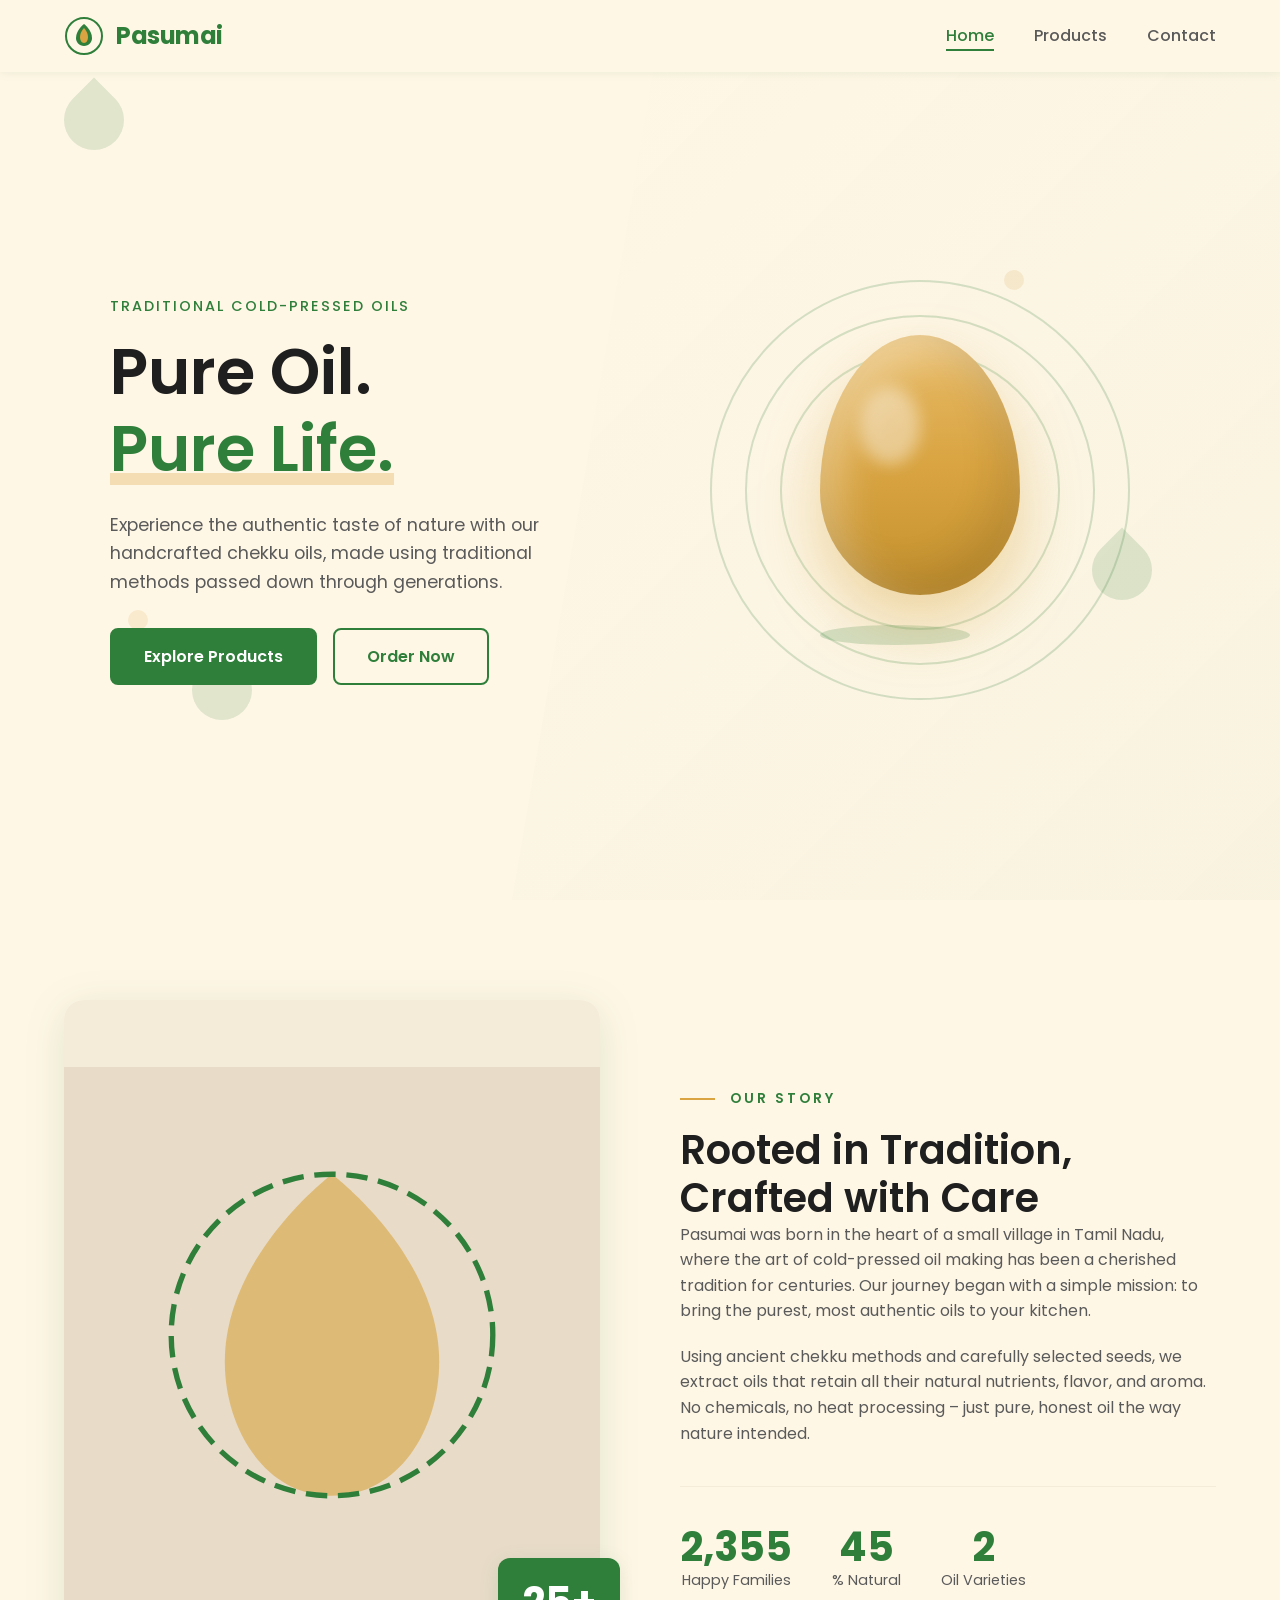
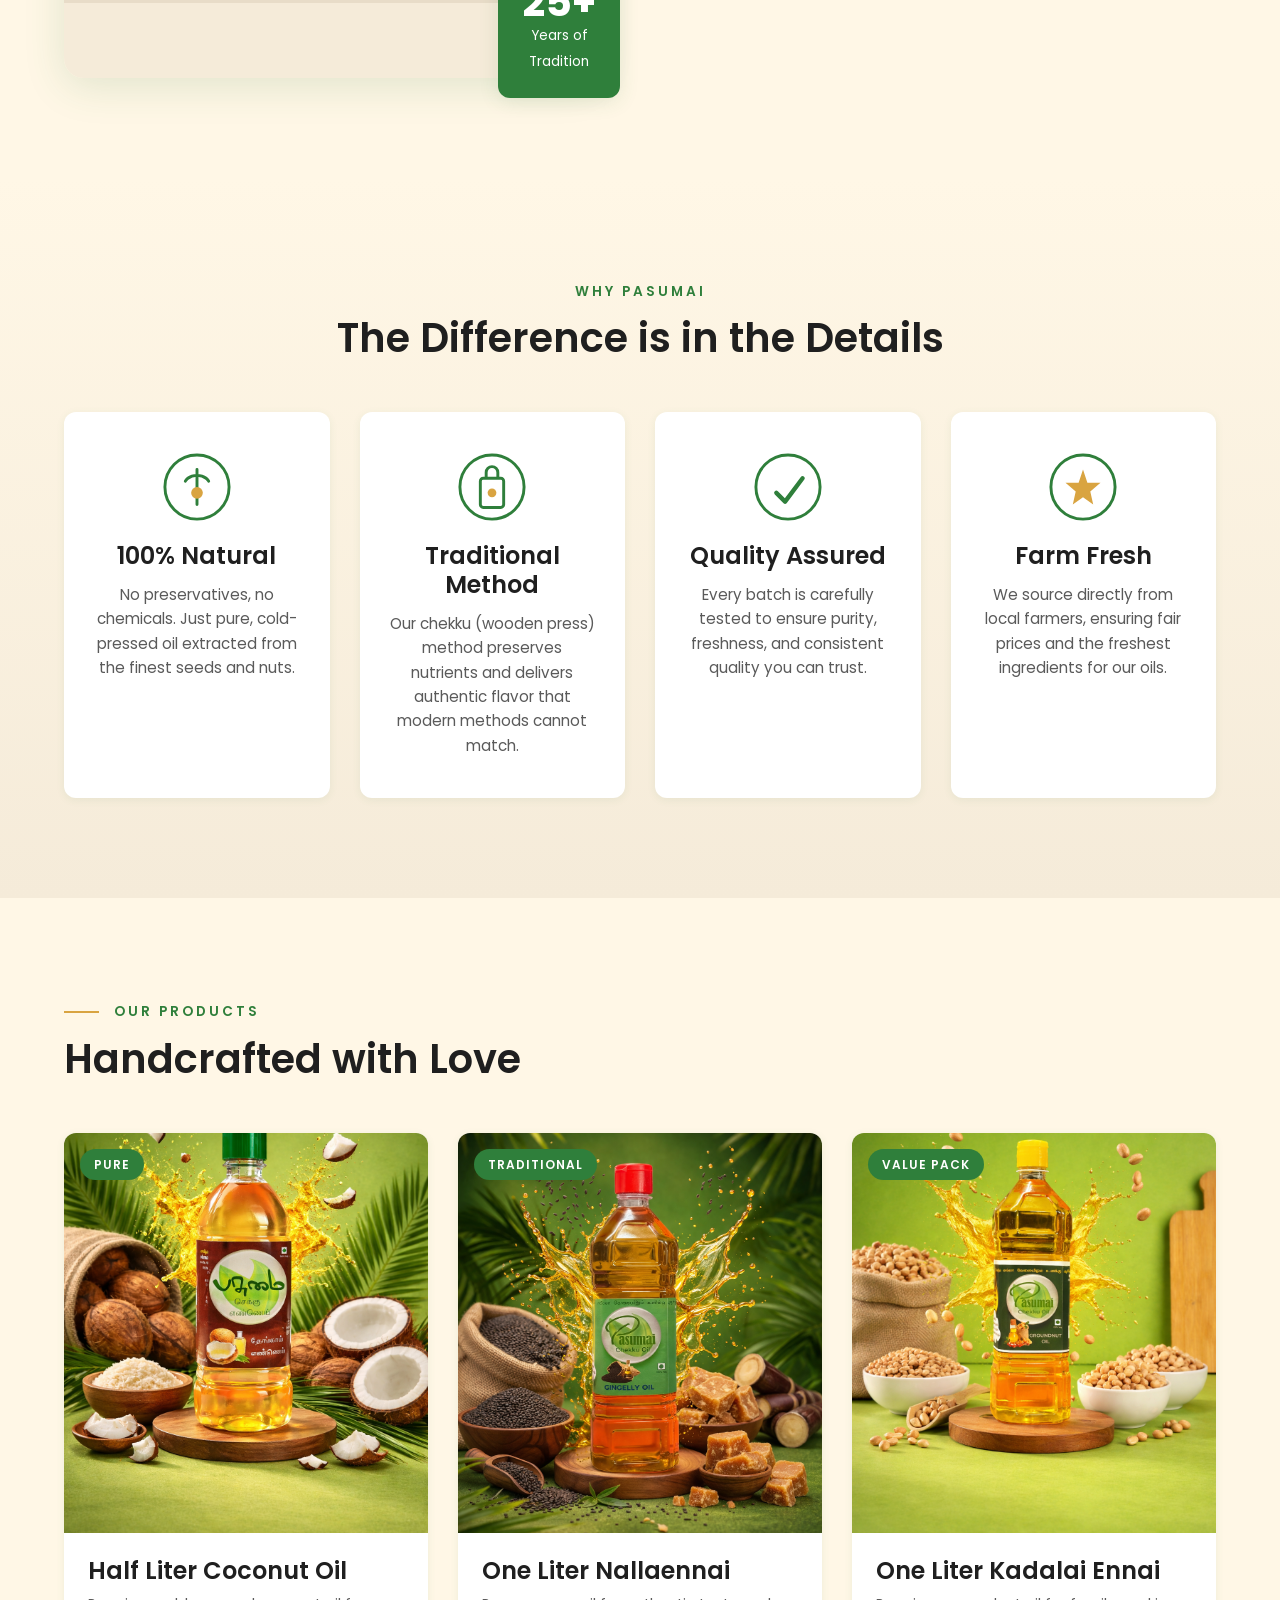
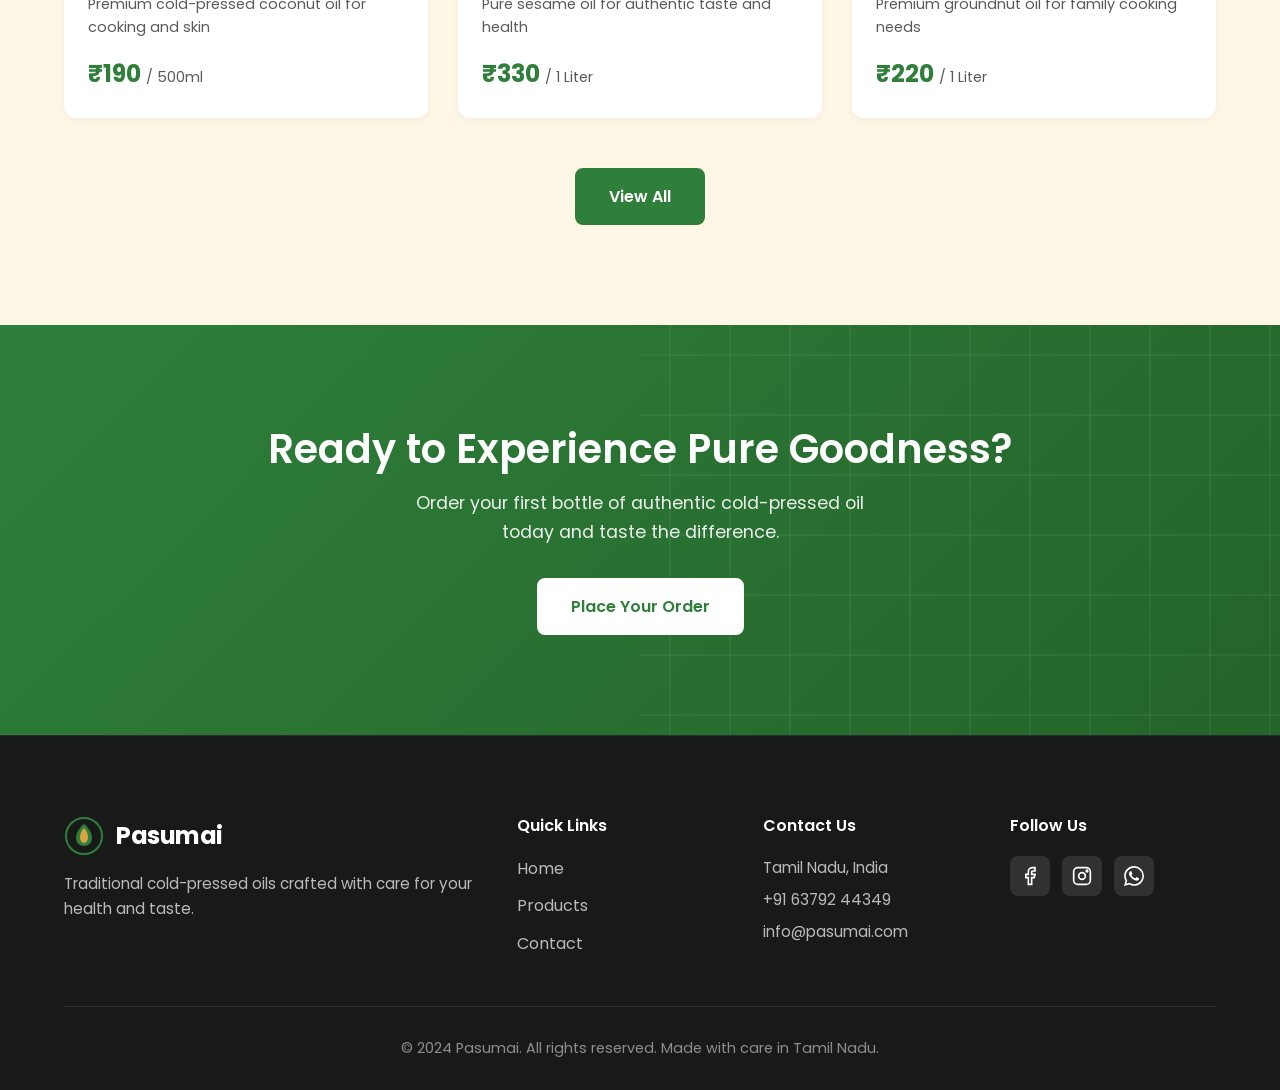
<file: index.html>
<!DOCTYPE html>
<html lang="en">
<head>
  <meta charset="UTF-8">
  <meta name="viewport" content="width=device-width, initial-scale=1.0">
  <title>Pasumai - Pure Cold-Pressed Oils</title>
  <link rel="preconnect" href="https://fonts.googleapis.com">
  <link rel="preconnect" href="https://fonts.gstatic.com" crossorigin>
  <link href="https://fonts.googleapis.com/css2?family=Poppins:wght@400;500;600;700&family=Tiro+Tamil&display=swap" rel="stylesheet">
  <link rel="stylesheet" href="style.css">
</head>
<body>
  <!-- Floating Elements Background -->
  <div class="floating-elements" aria-hidden="true">
    <div class="leaf leaf-1"></div>
    <div class="leaf leaf-2"></div>
    <div class="leaf leaf-3"></div>
    <div class="grain grain-1"></div>
    <div class="grain grain-2"></div>
  </div>

  <!-- Navigation -->
  <nav class="navbar" id="navbar">
    <div class="nav-container">
      <a href="index.html" class="logo">
        <svg class="logo-icon" viewBox="0 0 40 40" fill="none" xmlns="http://www.w3.org/2000/svg">
          <circle cx="20" cy="20" r="18" stroke="#2F7F3B" stroke-width="2"/>
          <path d="M20 8C20 8 12 14 12 22C12 26 15 30 20 30C25 30 28 26 28 22C28 14 20 8 20 8Z" fill="#2F7F3B"/>
          <path d="M20 12C20 12 16 16 16 21C16 24 17.5 27 20 27C22.5 27 24 24 24 21C24 16 20 12 20 12Z" fill="#D9A441"/>
        </svg>
        <span class="logo-text">Pasumai</span>
      </a>
      
      <button class="mobile-menu-btn" id="mobileMenuBtn" aria-label="Toggle menu">
        <span></span>
        <span></span>
        <span></span>
      </button>
      
      <ul class="nav-links" id="navLinks">
        <li><a href="index.html" class="active">Home</a></li>
        <li><a href="products.html">Products</a></li>
        <li><a href="contact.html">Contact</a></li>
      </ul>
    </div>
  </nav>

  <!-- Hero Section -->
  <section class="hero" id="hero">
    <div class="hero-bg-pattern"></div>
    <div class="hero-content">
      <div class="hero-text">
        <p class="hero-tagline reveal-up">Traditional Cold-Pressed Oils</p>
        <h1 class="hero-title reveal-up delay-1">Pure Oil.<br><span class="highlight">Pure Life.</span></h1>
        <p class="hero-description reveal-up delay-2">Experience the authentic taste of nature with our handcrafted chekku oils, made using traditional methods passed down through generations.</p>
        <div class="hero-buttons reveal-up delay-3">
          <a href="products.html" class="btn btn-primary">Explore Products</a>
          <a href="contact.html" class="btn btn-outline">Order Now</a>
        </div>
      </div>
      <div class="hero-visual reveal-scale">
        <div class="oil-drop-container">
          <div class="oil-drop"></div>
          <div class="oil-drop-shadow"></div>
        </div>
        <div class="decorative-circle circle-1"></div>
        <div class="decorative-circle circle-2"></div>
        <div class="decorative-circle circle-3"></div>
      </div>
    </div>
  </section>

  <!-- About Section -->
  <section class="about section" id="about">
    <div class="container">
      <div class="about-grid">
        <div class="about-image reveal-left">
          <div class="image-frame">
            <div class="image-placeholder">
              <svg viewBox="0 0 200 200" fill="none" xmlns="http://www.w3.org/2000/svg">
                <rect width="200" height="200" fill="#E8DCC8"/>
                <path d="M100 40C100 40 60 70 60 110C60 135 75 160 100 160C125 160 140 135 140 110C140 70 100 40 100 40Z" fill="#D9A441" opacity="0.6"/>
                <circle cx="100" cy="100" r="60" stroke="#2F7F3B" stroke-width="2" stroke-dasharray="8 4"/>
              </svg>
            </div>
          </div>
          <div class="experience-badge">
            <span class="years">25+</span>
            <span class="text">Years of<br>Tradition</span>
          </div>
        </div>
        <div class="about-content reveal-right">
          <span class="section-label">Our Story</span>
          <h2 class="section-title">Rooted in Tradition, Crafted with Care</h2>
          <p class="about-text">Pasumai was born in the heart of a small village in Tamil Nadu, where the art of cold-pressed oil making has been a cherished tradition for centuries. Our journey began with a simple mission: to bring the purest, most authentic oils to your kitchen.</p>
          <p class="about-text">Using ancient chekku methods and carefully selected seeds, we extract oils that retain all their natural nutrients, flavor, and aroma. No chemicals, no heat processing – just pure, honest oil the way nature intended.</p>
          <div class="about-stats">
            <div class="stat">
              <span class="stat-number" data-target="5000">0</span>
              <span class="stat-label">Happy Families</span>
            </div>
            <div class="stat">
              <span class="stat-number" data-target="100">0</span>
              <span class="stat-label">% Natural</span>
            </div>
            <div class="stat">
              <span class="stat-number" data-target="6">0</span>
              <span class="stat-label">Oil Varieties</span>
            </div>
          </div>
        </div>
      </div>
    </div>
  </section>

  <!-- Why Choose Us Section -->
  <section class="why-us section" id="why-us">
    <div class="container">
      <div class="section-header center reveal-up">
        <span class="section-label">Why Pasumai</span>
        <h2 class="section-title">The Difference is in the Details</h2>
      </div>
      <div class="features-grid">
        <div class="feature-card reveal-up delay-1">
          <div class="feature-icon">
            <svg viewBox="0 0 48 48" fill="none" xmlns="http://www.w3.org/2000/svg">
              <circle cx="24" cy="24" r="22" stroke="#2F7F3B" stroke-width="2"/>
              <path d="M24 12V36M16 20C16 20 18 16 24 16C30 16 32 20 32 20" stroke="#2F7F3B" stroke-width="2" stroke-linecap="round"/>
              <circle cx="24" cy="28" r="4" fill="#D9A441"/>
            </svg>
          </div>
          <h3 class="feature-title">100% Natural</h3>
          <p class="feature-text">No preservatives, no chemicals. Just pure, cold-pressed oil extracted from the finest seeds and nuts.</p>
        </div>
        <div class="feature-card reveal-up delay-2">
          <div class="feature-icon">
            <svg viewBox="0 0 48 48" fill="none" xmlns="http://www.w3.org/2000/svg">
              <circle cx="24" cy="24" r="22" stroke="#2F7F3B" stroke-width="2"/>
              <rect x="16" y="18" width="16" height="20" rx="2" stroke="#2F7F3B" stroke-width="2"/>
              <path d="M20 18V14C20 11.8 21.8 10 24 10C26.2 10 28 11.8 28 14V18" stroke="#2F7F3B" stroke-width="2"/>
              <circle cx="24" cy="28" r="3" fill="#D9A441"/>
            </svg>
          </div>
          <h3 class="feature-title">Traditional Method</h3>
          <p class="feature-text">Our chekku (wooden press) method preserves nutrients and delivers authentic flavor that modern methods cannot match.</p>
        </div>
        <div class="feature-card reveal-up delay-3">
          <div class="feature-icon">
            <svg viewBox="0 0 48 48" fill="none" xmlns="http://www.w3.org/2000/svg">
              <circle cx="24" cy="24" r="22" stroke="#2F7F3B" stroke-width="2"/>
              <path d="M16 28L22 34L34 18" stroke="#2F7F3B" stroke-width="3" stroke-linecap="round" stroke-linejoin="round"/>
            </svg>
          </div>
          <h3 class="feature-title">Quality Assured</h3>
          <p class="feature-text">Every batch is carefully tested to ensure purity, freshness, and consistent quality you can trust.</p>
        </div>
        <div class="feature-card reveal-up delay-4">
          <div class="feature-icon">
            <svg viewBox="0 0 48 48" fill="none" xmlns="http://www.w3.org/2000/svg">
              <circle cx="24" cy="24" r="22" stroke="#2F7F3B" stroke-width="2"/>
              <path d="M24 12L27 21H36L29 27L31 36L24 31L17 36L19 27L12 21H21L24 12Z" fill="#D9A441"/>
            </svg>
          </div>
          <h3 class="feature-title">Farm Fresh</h3>
          <p class="feature-text">We source directly from local farmers, ensuring fair prices and the freshest ingredients for our oils.</p>
        </div>
      </div>
    </div>
  </section>

  <!-- Featured Products Section -->
  <section class="featured-products section" id="featured">
    <div class="container">
      <div class="section-header reveal-up">
        <span class="section-label">Our Products</span>
        <h2 class="section-title">Handcrafted with Love</h2>
      </div>
      
      <!-- Updated Products Grid -->
      <div class="products-preview">
        
        <!-- Product 1: Half Liter Coconut Oil -->
        <div class="product-card reveal-up delay-1">
          <div class="product-image">
            <!-- Updated Image -->
            <img src="halfcoconutoil.png" alt="Half Liter Coconut Oil" style="width: 100%; height: 100%; object-fit: cover;">
            <span class="product-badge">Pure</span>
          </div>
          <div class="product-info">
            <h3 class="product-name">Half Liter Coconut Oil</h3>
            <p class="product-desc">Premium cold-pressed coconut oil for cooking and skin</p>
            <div class="product-price">₹190 <span>/ 500ml</span></div>
          </div>
        </div>

        

        

        <!-- Product 5: One Liter Nallaennai -->
        <div class="product-card reveal-up delay-2">
          <div class="product-image">
            <img src="oneliternallaennai.png" alt="One Liter Nallaennai" style="width: 100%; height: 100%; object-fit: cover;">
            <span class="product-badge">Traditional</span>
          </div>
          <div class="product-info">
            <h3 class="product-name">One Liter Nallaennai</h3>
            <p class="product-desc">Pure sesame oil for authentic taste and health</p>
            <div class="product-price">₹330 <span>/ 1 Liter</span></div>
          </div>
        </div>

        <!-- Product 6: One Liter Kadalai Ennai -->
        <div class="product-card reveal-up delay-3">
          <div class="product-image">
            <img src="onelitterkadalai.png" alt="One Liter Kadalai Ennai" style="width: 100%; height: 100%; object-fit: cover;">
            <span class="product-badge">Value Pack</span>
          </div>
          <div class="product-info">
            <h3 class="product-name">One Liter Kadalai Ennai</h3>
            <p class="product-desc">Premium groundnut oil for family cooking needs</p>
            <div class="product-price">₹220 <span>/ 1 Liter</span></div>
          </div>
        </div>

      </div>
      
      <div class="section-cta reveal-up">
        <a href="products.html" class="btn btn-primary">View All</a>
      </div>
    </div>
  </section>

  <!-- CTA Section -->
  <section class="cta-section">
    <div class="cta-bg"></div>
    <div class="container">
      <div class="cta-content reveal-up">
        <h2>Ready to Experience Pure Goodness?</h2>
        <p>Order your first bottle of authentic cold-pressed oil today and taste the difference.</p>
        <a href="contact.html" class="btn btn-light">Place Your Order</a>
      </div>
    </div>
  </section>

  <!-- Footer -->
  <footer class="footer">
    <div class="container">
      <div class="footer-grid">
        <div class="footer-brand">
          <a href="index.html" class="logo">
            <svg class="logo-icon" viewBox="0 0 40 40" fill="none" xmlns="http://www.w3.org/2000/svg">
              <circle cx="20" cy="20" r="18" stroke="#2F7F3B" stroke-width="2"/>
              <path d="M20 8C20 8 12 14 12 22C12 26 15 30 20 30C25 30 28 26 28 22C28 14 20 8 20 8Z" fill="#2F7F3B"/>
              <path d="M20 12C20 12 16 16 16 21C16 24 17.5 27 20 27C22.5 27 24 24 24 21C24 16 20 12 20 12Z" fill="#D9A441"/>
            </svg>
            <span class="logo-text">Pasumai</span>
          </a>
          <p class="footer-desc">Traditional cold-pressed oils crafted with care for your health and taste.</p>
        </div>
        <div class="footer-links">
          <h4>Quick Links</h4>
          <ul>
            <li><a href="index.html">Home</a></li>
            <li><a href="products.html">Products</a></li>
            <li><a href="contact.html">Contact</a></li>
          </ul>
        </div>
        <div class="footer-contact">
          <h4>Contact Us</h4>
          <p>Tamil Nadu, India</p>
          <p>+91 63792 44349</p>
          <p>info@pasumai.com</p>
        </div>
        <div class="footer-social">
          <h4>Follow Us</h4>
          <div class="social-links">
            <a href="#" aria-label="Facebook" class="social-link">
              <svg viewBox="0 0 24 24" fill="none" stroke="currentColor" stroke-width="2">
                <path d="M18 2h-3a5 5 0 0 0-5 5v3H7v4h3v8h4v-8h3l1-4h-4V7a1 1 0 0 1 1-1h3z"/>
              </svg>
            </a>
            <a href="#" aria-label="Instagram" class="social-link">
              <svg viewBox="0 0 24 24" fill="none" stroke="currentColor" stroke-width="2">
                <rect x="2" y="2" width="20" height="20" rx="5"/>
                <circle cx="12" cy="12" r="4"/>
                <circle cx="18" cy="6" r="1" fill="currentColor"/>
              </svg>
            </a>
            <a href="#" aria-label="WhatsApp" class="social-link">
              <svg viewBox="0 0 24 24" fill="currentColor">
                <path d="M17.472 14.382c-.297-.149-1.758-.867-2.03-.967-.273-.099-.471-.148-.67.15-.197.297-.767.966-.94 1.164-.173.199-.347.223-.644.075-.297-.15-1.255-.463-2.39-1.475-.883-.788-1.48-1.761-1.653-2.059-.173-.297-.018-.458.13-.606.134-.133.298-.347.446-.52.149-.174.198-.298.298-.497.099-.198.05-.371-.025-.52-.075-.149-.669-1.612-.916-2.207-.242-.579-.487-.5-.669-.51-.173-.008-.371-.01-.57-.01-.198 0-.52.074-.792.372-.272.297-1.04 1.016-1.04 2.479 0 1.462 1.065 2.875 1.213 3.074.149.198 2.096 3.2 5.077 4.487.709.306 1.262.489 1.694.625.712.227 1.36.195 1.871.118.571-.085 1.758-.719 2.006-1.413.248-.694.248-1.289.173-1.413-.074-.124-.272-.198-.57-.347m-5.421 7.403h-.004a9.87 9.87 0 01-5.031-1.378l-.361-.214-3.741.982.998-3.648-.235-.374a9.86 9.86 0 01-1.51-5.26c.001-5.45 4.436-9.884 9.888-9.884 2.64 0 5.122 1.03 6.988 2.898a9.825 9.825 0 012.893 6.994c-.003 5.45-4.437 9.884-9.885 9.884m8.413-18.297A11.815 11.815 0 0012.05 0C5.495 0 .16 5.335.157 11.892c0 2.096.547 4.142 1.588 5.945L.057 24l6.305-1.654a11.882 11.882 0 005.683 1.448h.005c6.554 0 11.89-5.335 11.893-11.893a11.821 11.821 0 00-3.48-8.413z"/>
              </svg>
            </a>
          </div>
        </div>
      </div>
      <div class="footer-bottom">
        <p>&copy; 2024 Pasumai. All rights reserved. Made with care in Tamil Nadu.</p>
      </div>
    </div>
  </footer>

  <script src="script.js"></script>
</body>
</html>
</file>
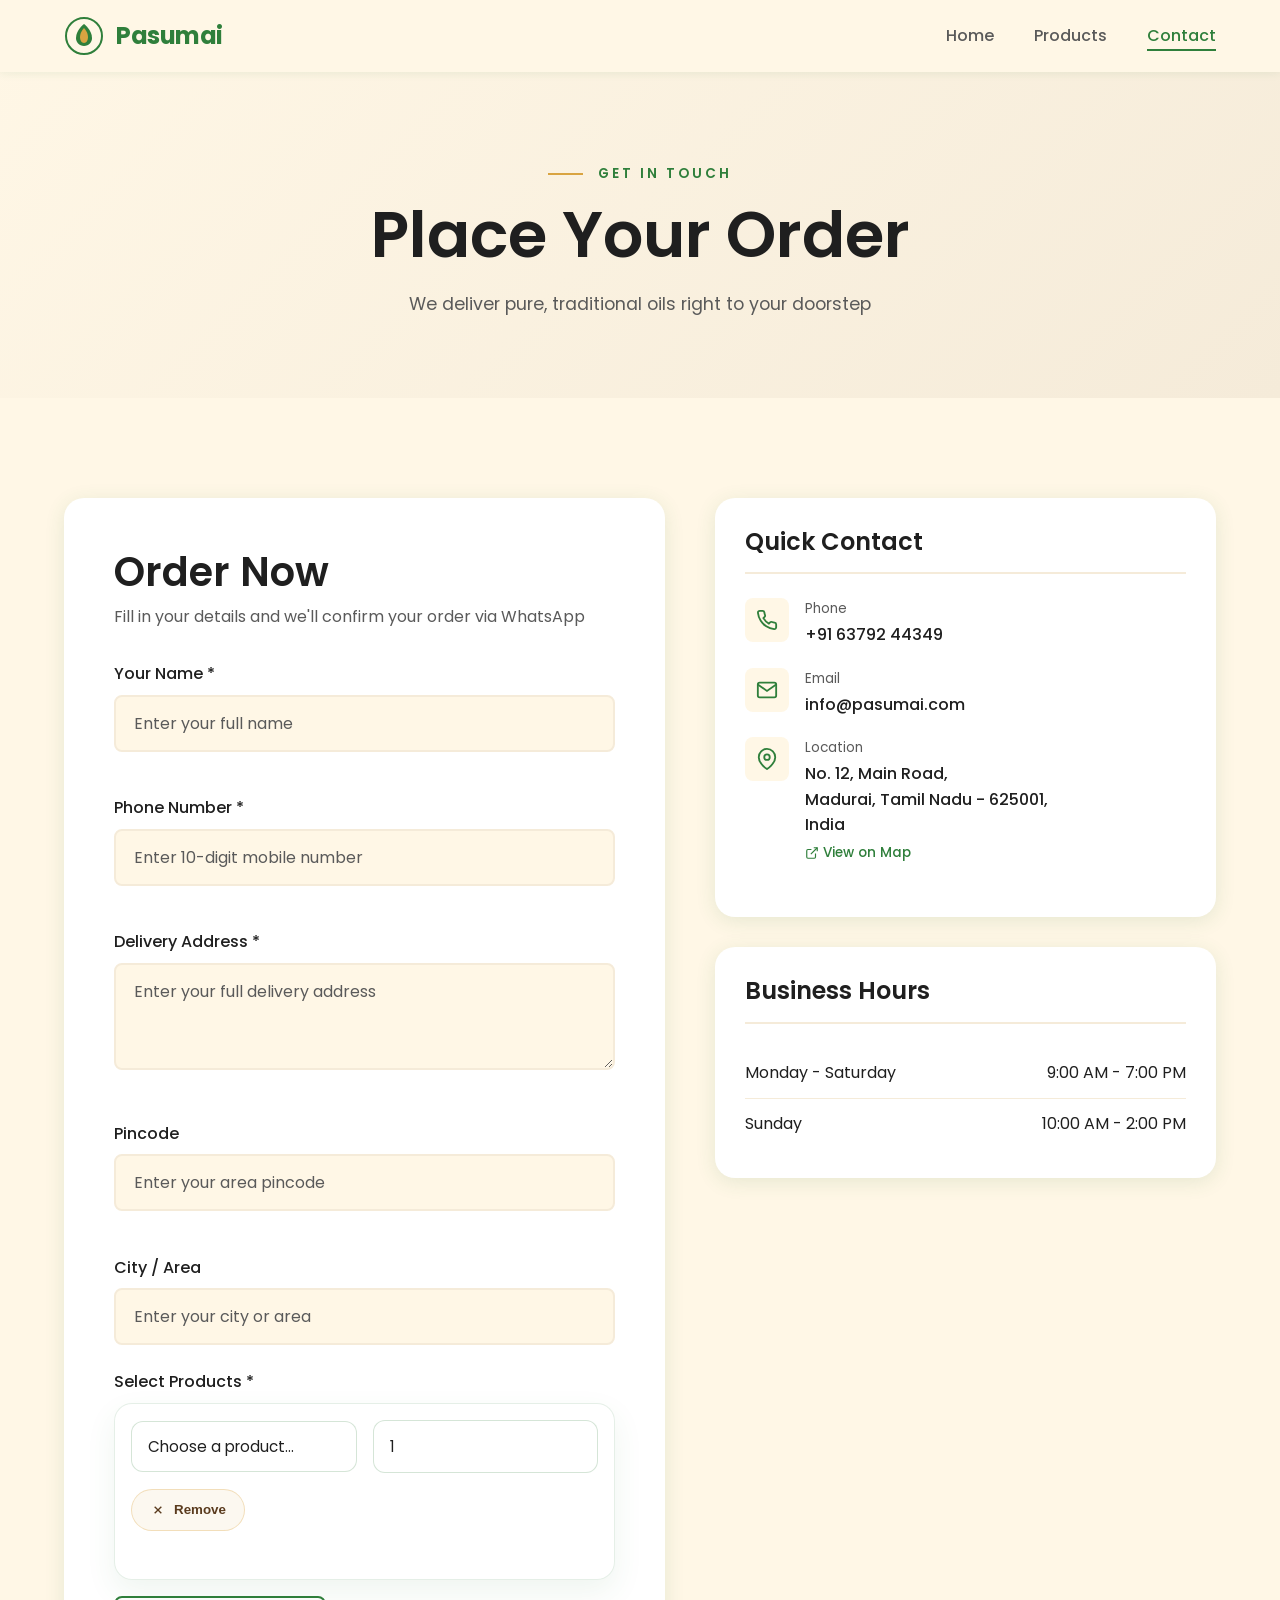
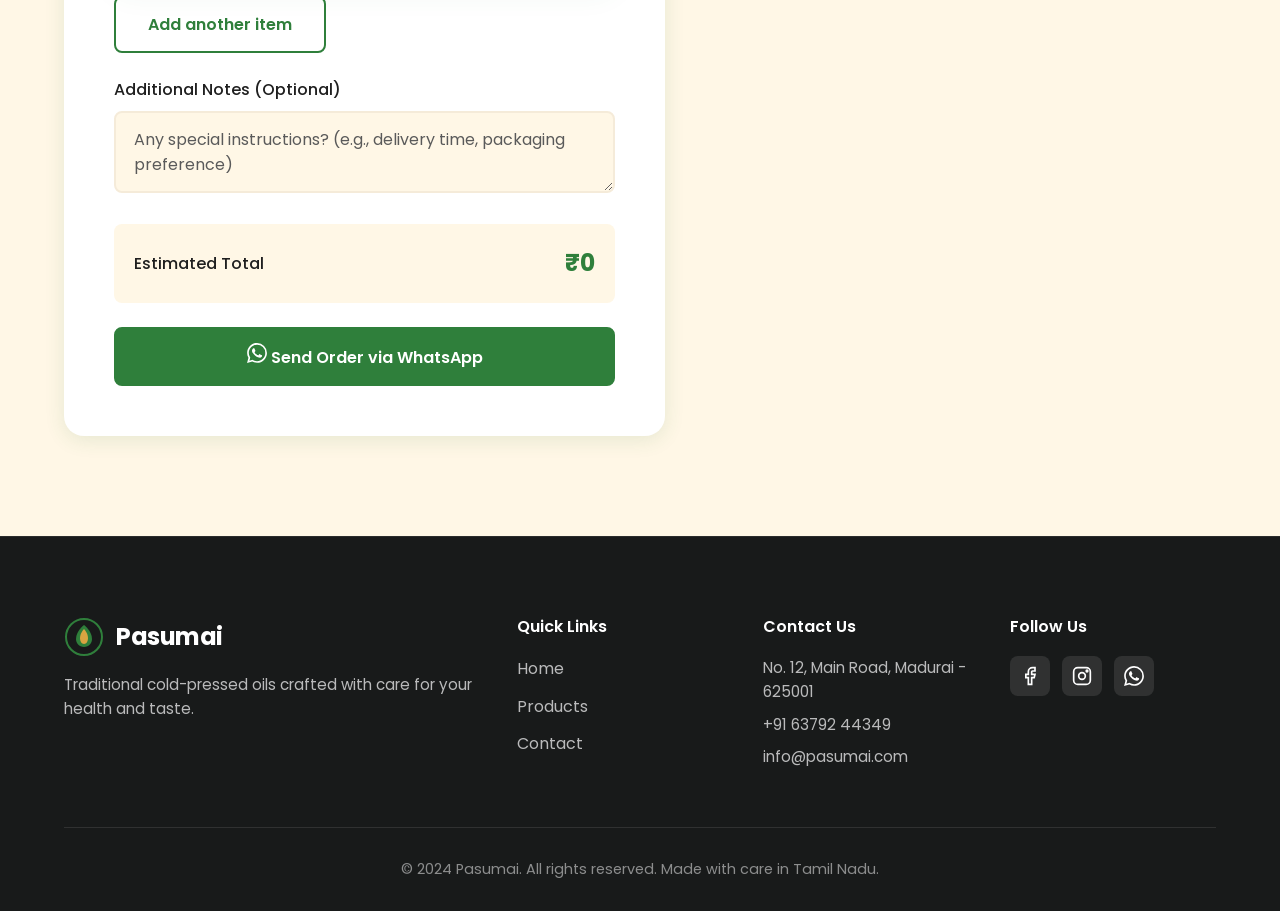
<file: contact.html>
<!DOCTYPE html>
<html lang="en">
<head>
  <meta charset="UTF-8">
  <meta name="viewport" content="width=device-width, initial-scale=1.0">
  <title>Contact - Pasumai Cold-Pressed Oils</title>
  <link rel="preconnect" href="https://fonts.googleapis.com">
  <link rel="preconnect" href="https://fonts.gstatic.com" crossorigin>
  <link href="https://fonts.googleapis.com/css2?family=Poppins:wght@400;500;600;700&family=Tiro+Tamil&display=swap" rel="stylesheet">
  <link rel="stylesheet" href="style.css">
</head>
<body>
  <!-- Floating Elements Background -->
  <div class="floating-elements" aria-hidden="true">
    <div class="leaf leaf-1"></div>
    <div class="leaf leaf-2"></div>
    <div class="grain grain-1"></div>
  </div>

  <!-- Navigation -->
  <nav class="navbar" id="navbar">
    <div class="nav-container">
      <a href="index.html" class="logo">
        <svg class="logo-icon" viewBox="0 0 40 40" fill="none" xmlns="http://www.w3.org/2000/svg">
          <circle cx="20" cy="20" r="18" stroke="#2F7F3B" stroke-width="2"/>
          <path d="M20 8C20 8 12 14 12 22C12 26 15 30 20 30C25 30 28 26 28 22C28 14 20 8 20 8Z" fill="#2F7F3B"/>
          <path d="M20 12C20 12 16 16 16 21C16 24 17.5 27 20 27C22.5 27 24 24 24 21C24 16 20 12 20 12Z" fill="#D9A441"/>
        </svg>
        <span class="logo-text">Pasumai</span>
      </a>
      
      <button class="mobile-menu-btn" id="mobileMenuBtn" aria-label="Toggle menu">
        <span></span>
        <span></span>
        <span></span>
      </button>
      
      <ul class="nav-links" id="navLinks">
        <li><a href="index.html">Home</a></li>
        <li><a href="products.html">Products</a></li>
        <li><a href="contact.html" class="active">Contact</a></li>
      </ul>
    </div>
  </nav>

  <!-- Page Header -->
  <section class="page-header">
    <div class="page-header-bg"></div>
    <div class="container">
      <div class="page-header-content reveal-up">
        <span class="section-label">Get in Touch</span>
        <h1>Place Your Order</h1>
        <p>We deliver pure, traditional oils right to your doorstep</p>
      </div>
    </div>
  </section>

  <!-- Contact Section -->
  <section class="contact-section section">
    <div class="container">
      <div class="contact-grid">
        
        <!-- Order Form -->
        <div class="form-card reveal-left">
          <h2>Order Now</h2>
          <p class="form-subtitle">Fill in your details and we'll confirm your order via WhatsApp</p>

          <form id="orderForm" novalidate>
            
            <!-- Hidden Business Number -->
            <input type="hidden" id="businessNumber" value="916379244349">

            <!-- Name -->
            <div class="form-group">
              <label for="name">Your Name *</label>
              <input type="text" id="name" placeholder="Enter your full name" required>
              <span class="error-message" id="nameError"></span>
            </div>

            <!-- Phone -->
            <div class="form-group">
              <label for="phone">Phone Number *</label>
              <input type="tel" id="phone" placeholder="Enter 10-digit mobile number" pattern="[0-9]{10}" maxlength="10" required>
              <span class="error-message" id="phoneError"></span>
            </div>

            <!-- Address -->
            <div class="form-group">
              <label for="address">Delivery Address *</label>
              <textarea id="address" placeholder="Enter your full delivery address" rows="3" required></textarea>
              <span class="error-message" id="addressError"></span>
            </div>

            <!-- Pincode -->
            <div class="form-group">
              <label for="pincode">Pincode</label>
              <input type="text" id="pincode" placeholder="Enter your area pincode" maxlength="6" pattern="[0-9]{6}">
              <span class="error-message" id="pincodeError"></span>
            </div>

            <!-- City / Area -->
            <div class="form-group">
              <label for="city">City / Area</label>
              <input type="text" id="city" placeholder="Enter your city or area">
            </div>

            <!-- Products -->
            <div class="form-group">
              <label>Select Products *</label>
              <div id="orderItems"></div>
              <button type="button" id="addItemBtn" class="btn btn-outline">Add another item</button>
            </div>

            <!-- Notes -->
            <div class="form-group">
              <label for="notes">Additional Notes (Optional)</label>
              <textarea id="notes" placeholder="Any special instructions? (e.g., delivery time, packaging preference)" rows="2"></textarea>
            </div>

            <!-- Total -->
            <div class="form-total">
              <span>Estimated Total</span>
              <span class="total-amount" id="totalAmount">₹0</span>
            </div>

            <!-- Submit -->
            <button type="submit" aria-label="Send order via WhatsApp">
              <svg width="20" height="20" viewBox="0 0 24 24" fill="currentColor">
                <path d="M17.472 14.382c-.297-.149-1.758-.867-2.03-.967-.273-.099-.471-.148-.67.15-.197.297-.767.966-.94 1.164-.173.199-.347.223-.644.075-.297-.15-1.255-.463-2.39-1.475-.883-.788-1.48-1.761-1.653-2.059-.173-.297-.018-.458.13-.606.134-.133.298-.347.446-.52.149-.174.198-.298.298-.497.099-.198.05-.371-.025-.52-.075-.149-.669-1.612-.916-2.207-.242-.579-.487-.5-.669-.51-.173-.008-.371-.01-.57-.01-.198 0-.52.074-.792.372-.272.297-1.04 1.016-1.04 2.479 0 1.462 1.065 2.875 1.213 3.074.149.198 2.096 3.2 5.077 4.487.709.306 1.262.489 1.694.625.712.227 1.36.195 1.871.118.571-.085 1.758-.719 2.006-1.413.248-.694.248-1.289.173-1.413-.074-.124-.272-.198-.57-.347m-5.421 7.403h-.004a9.87 9.87 0 01-5.031-1.378l-.361-.214-3.741.982.998-3.648-.235-.374a9.86 9.86 0 01-1.51-5.26c.001-5.45 4.436-9.884 9.888-9.884 2.64 0 5.122 1.03 6.988 2.898a9.825 9.825 0 012.893 6.994c-.003 5.45-4.437 9.884-9.885 9.884m8.413-18.297A11.815 11.815 0 0012.05 0C5.495 0 .16 5.335.157 11.892c0 2.096.547 4.142 1.588 5.945L.057 24l6.305-1.654a11.882 11.882 0 005.683 1.448h.005c6.554 0 11.89-5.335 11.893-11.893a11.821 11.821 0 00-3.48-8.413z"/>
              </svg>
              Send Order via WhatsApp
            </button>
          </form>

          <!-- Success Message -->
          <div id="successMessage" class="success-message hidden">
            <div class="success-icon">
              <svg viewBox="0 0 24 24" fill="none" stroke="currentColor" stroke-width="2">
                <circle cx="12" cy="12" r="10"/>
                <path d="M8 12l2 2 4-4"/>
              </svg>
            </div>
            <h3>Order Submitted Successfully!</h3>
            <p>Thank you for your order. We'll contact you shortly to confirm your order and arrange delivery.</p>
          </div>
        </div>

        <!-- Contact Info -->
        <div class="contact-info reveal-right">
          <div class="info-card">
            <h3>Quick Contact</h3>
            <div class="contact-item">
              <div class="contact-icon">
                <svg viewBox="0 0 24 24" fill="none" stroke="#2F7F3B" stroke-width="2">
                  <path d="M22 16.92v3a2 2 0 0 1-2.18 2 19.79 19.79 0 0 1-8.63-3.07 19.5 19.5 0 0 1-6-6 19.79 19.79 0 0 1-3.07-8.67A2 2 0 0 1 4.11 2h3a2 2 0 0 1 2 1.72c.127.96.361 1.903.7 2.81a2 2 0 0 1-.45 2.11L8.09 9.91a16 16 0 0 0 6 6l1.27-1.27a2 2 0 0 1 2.11-.45c.907.339 1.85.573 2.81.7A2 2 0 0 1 22 16.92z"/>
                </svg>
              </div>
              <div>
                <p class="label">Phone</p>
                <p class="value"><a href="tel:+916379244349">+91 63792 44349</a></p>
              </div>
            </div>
            <div class="contact-item">
              <div class="contact-icon">
                <svg viewBox="0 0 24 24" fill="none" stroke="#2F7F3B" stroke-width="2">
                  <path d="M4 4h16c1.1 0 2 .9 2 2v12c0 1.1-.9 2-2 2H4c-1.1 0-2-.9-2-2V6c0-1.1.9-2 2-2z"/>
                  <polyline points="22,6 12,13 2,6"/>
                </svg>
              </div>
              <div>
                <p class="label">Email</p>
                <p class="value"><a href="mailto:info@pasumai.com">info@pasumai.com</a></p>
              </div>
            </div>
            <div class="contact-item">
              <div class="contact-icon">
                <svg viewBox="0 0 24 24" fill="none" stroke="#2F7F3B" stroke-width="2">
                  <path d="M21 10c0 7-9 13-9 13s-9-6-9-13a9 9 0 0 1 18 0z"/>
                  <circle cx="12" cy="10" r="3"/>
                </svg>
              </div>
              <div>
                <p class="label">Location</p>
                <p class="value">
                  No. 12, Main Road,<br>
                  Madurai, Tamil Nadu - 625001,<br>
                  India
                </p>
                <a href="https://maps.google.com/?q=No.12+Main+Road+Madurai+Tamil+Nadu+625001" target="_blank" rel="noopener noreferrer" class="map-link">
                  <svg viewBox="0 0 24 24" fill="none" stroke="currentColor" stroke-width="2">
                    <path d="M18 13v6a2 2 0 0 1-2 2H5a2 2 0 0 1-2-2V8a2 2 0 0 1 2-2h6"/>
                    <polyline points="15 3 21 3 21 9"/>
                    <line x1="10" y1="14" x2="21" y2="3"/>
                  </svg>
                  View on Map
                </a>
              </div>
            </div>
            
          </div>
          
          <div class="hours-card">
            <h3>Business Hours</h3>
            <div class="hours-list">
              <div class="hours-item">
                <span>Monday - Saturday</span>
                <span>9:00 AM - 7:00 PM</span>
              </div>
              <div class="hours-item">
                <span>Sunday</span>
                <span>10:00 AM - 2:00 PM</span>
              </div>
            </div>
          </div>
        </div>
      </div>
    </div>
  </section>

  <!-- Footer -->
  <footer class="footer">
    <div class="container">
      <div class="footer-grid">
        <div class="footer-brand">
          <a href="index.html" class="logo">
            <svg class="logo-icon" viewBox="0 0 40 40" fill="none" xmlns="http://www.w3.org/2000/svg">
              <circle cx="20" cy="20" r="18" stroke="#2F7F3B" stroke-width="2"/>
              <path d="M20 8C20 8 12 14 12 22C12 26 15 30 20 30C25 30 28 26 28 22C28 14 20 8 20 8Z" fill="#2F7F3B"/>
              <path d="M20 12C20 12 16 16 16 21C16 24 17.5 27 20 27C22.5 27 24 24 24 21C24 16 20 12 20 12Z" fill="#D9A441"/>
            </svg>
            <span class="logo-text">Pasumai</span>
          </a>
          <p class="footer-desc">Traditional cold-pressed oils crafted with care for your health and taste.</p>
        </div>
        <div class="footer-links">
          <h4>Quick Links</h4>
          <ul>
            <li><a href="index.html">Home</a></li>
            <li><a href="products.html">Products</a></li>
            <li><a href="contact.html">Contact</a></li>
          </ul>
        </div>
        <div class="footer-contact">
          <h4>Contact Us</h4>
          <p>No. 12, Main Road, Madurai - 625001</p>
          <p><a href="tel:+916379244349" style="color:inherit;text-decoration:none;">+91 63792 44349</a></p>
          <p><a href="mailto:info@pasumai.com" style="color:inherit;text-decoration:none;">info@pasumai.com</a></p>
        </div>
        <div class="footer-social">
          <h4>Follow Us</h4>
          <div class="social-links">
            <a href="#" aria-label="Facebook" class="social-link">
              <svg viewBox="0 0 24 24" fill="none" stroke="currentColor" stroke-width="2">
                <path d="M18 2h-3a5 5 0 0 0-5 5v3H7v4h3v8h4v-8h3l1-4h-4V7a1 1 0 0 1 1-1h3z"/>
              </svg>
            </a>
            <a href="#" aria-label="Instagram" class="social-link">
              <svg viewBox="0 0 24 24" fill="none" stroke="currentColor" stroke-width="2">
                <rect x="2" y="2" width="20" height="20" rx="5"/>
                <circle cx="12" cy="12" r="4"/>
                <circle cx="18" cy="6" r="1" fill="currentColor"/>
              </svg>
            </a>
            <a href="#" aria-label="WhatsApp" class="social-link">
              <svg viewBox="0 0 24 24" fill="currentColor">
                <path d="M17.472 14.382c-.297-.149-1.758-.867-2.03-.967-.273-.099-.471-.148-.67.15-.197.297-.767.966-.94 1.164-.173.199-.347.223-.644.075-.297-.15-1.255-.463-2.39-1.475-.883-.788-1.48-1.761-1.653-2.059-.173-.297-.018-.458.13-.606.134-.133.298-.347.446-.52.149-.174.198-.298.298-.497.099-.198.05-.371-.025-.52-.075-.149-.669-1.612-.916-2.207-.242-.579-.487-.5-.669-.51-.173-.008-.371-.01-.57-.01-.198 0-.52.074-.792.372-.272.297-1.04 1.016-1.04 2.479 0 1.462 1.065 2.875 1.213 3.074.149.198 2.096 3.2 5.077 4.487.709.306 1.262.489 1.694.625.712.227 1.36.195 1.871.118.571-.085 1.758-.719 2.006-1.413.248-.694.248-1.289.173-1.413-.074-.124-.272-.198-.57-.347m-5.421 7.403h-.004a9.87 9.87 0 01-5.031-1.378l-.361-.214-3.741.982.998-3.648-.235-.374a9.86 9.86 0 01-1.51-5.26c.001-5.45 4.436-9.884 9.888-9.884 2.64 0 5.122 1.03 6.988 2.898a9.825 9.825 0 012.893 6.994c-.003 5.45-4.437 9.884-9.885 9.884m8.413-18.297A11.815 11.815 0 0012.05 0C5.495 0 .16 5.335.157 11.892c0 2.096.547 4.142 1.588 5.945L.057 24l6.305-1.654a11.882 11.882 0 005.683 1.448h.005c6.554 0 11.89-5.335 11.893-11.893a11.821 11.821 0 00-3.48-8.413z"/>
              </svg>
            </a>
          </div>
        </div>
      </div>
      <div class="footer-bottom">
        <p>&copy; 2024 Pasumai. All rights reserved. Made with care in Tamil Nadu.</p>
      </div>
    </div>
  </footer>

  <script src="script.js"></script>
</body>
</html>
</file>
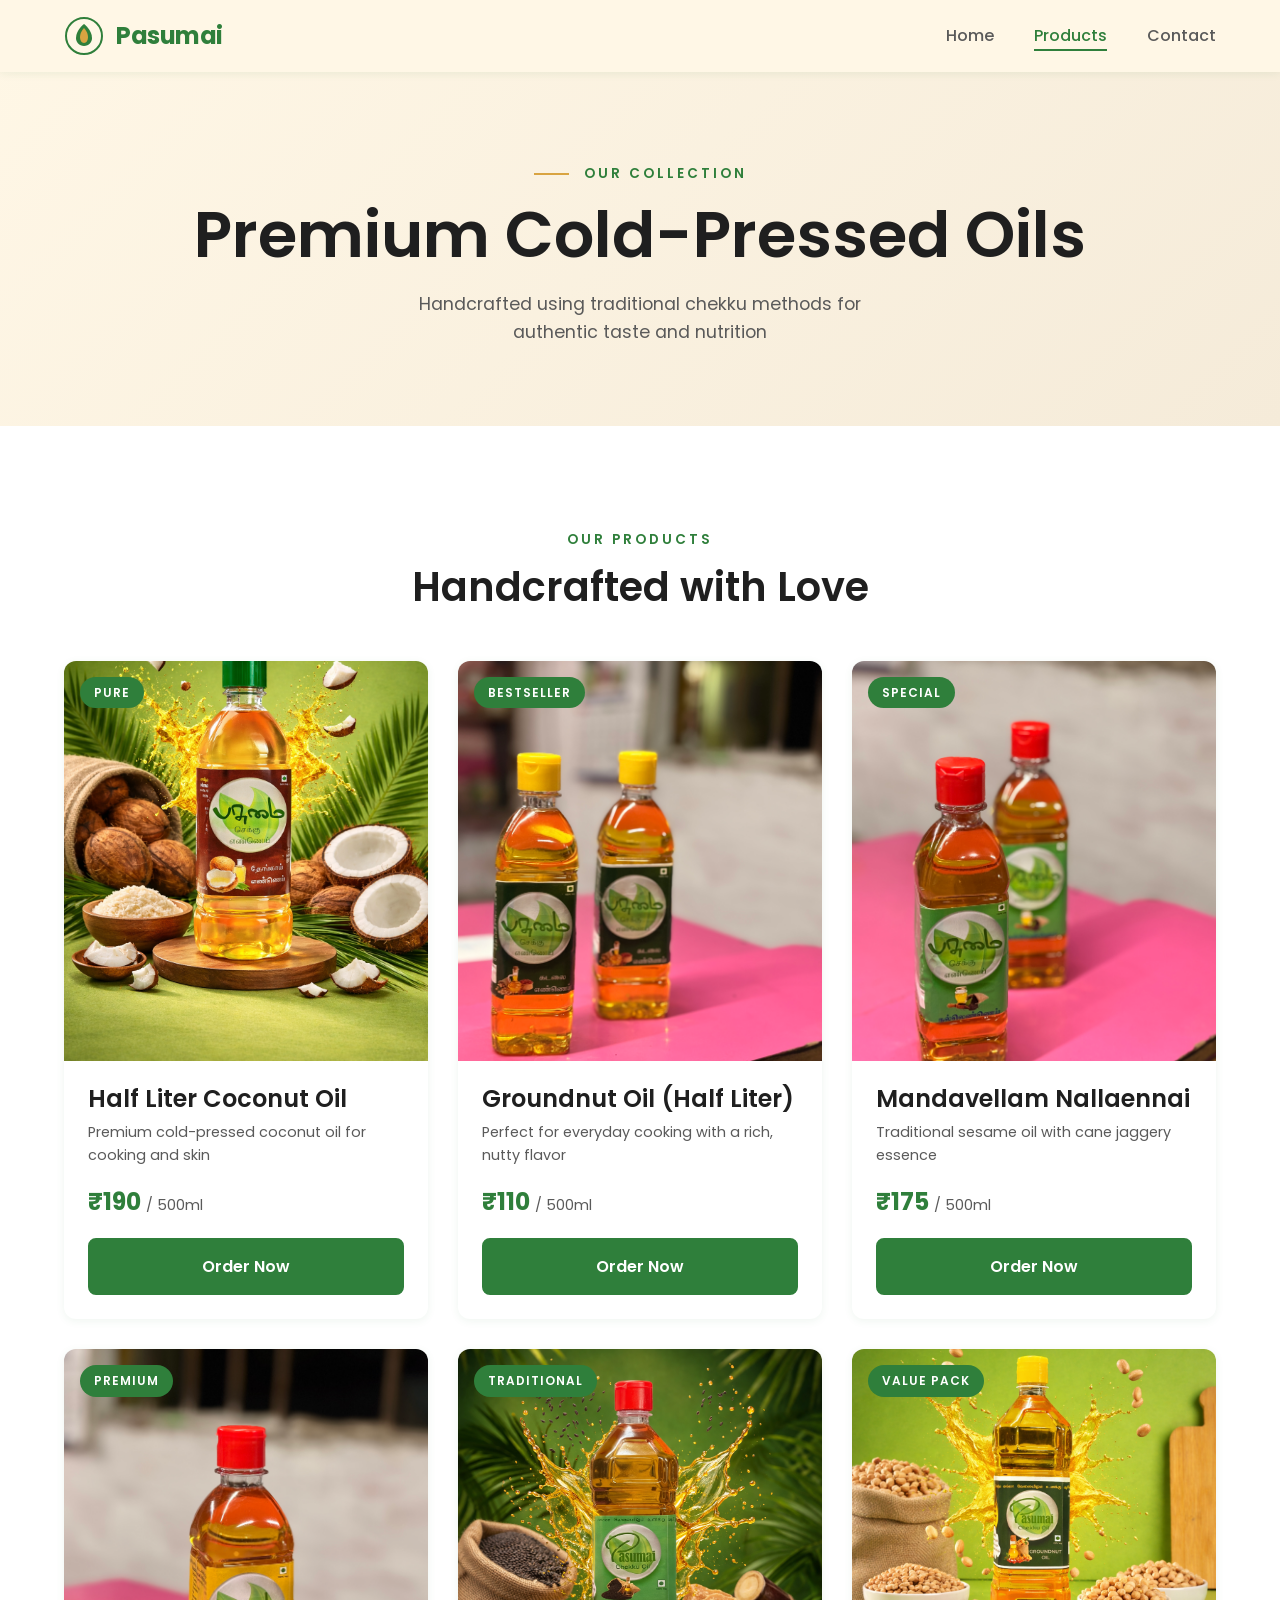
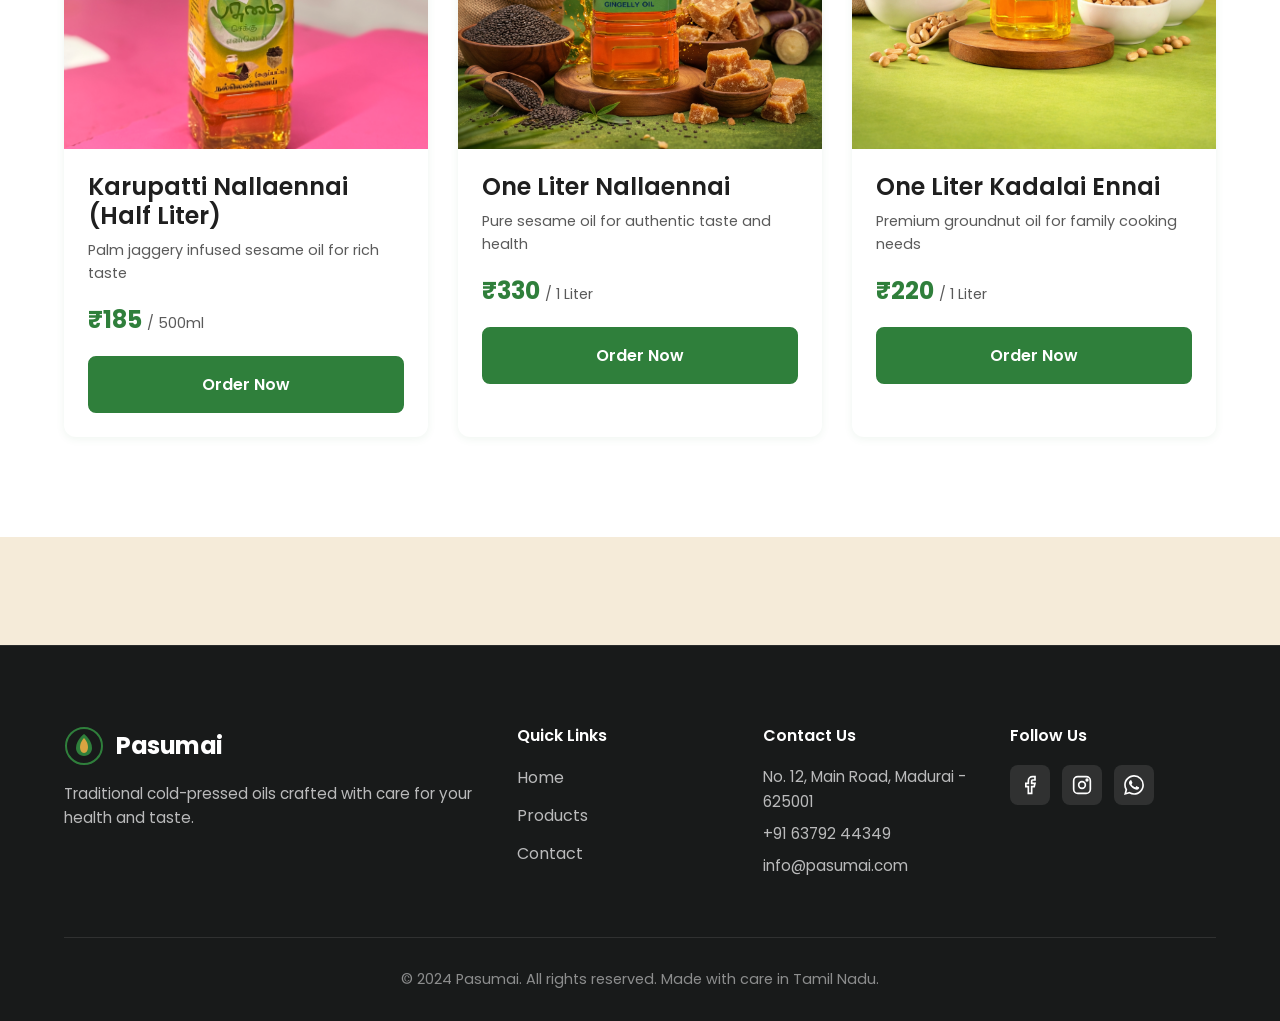
<file: products.html>
<!DOCTYPE html>
<html lang="en">
<head>
  <meta charset="UTF-8">
  <meta name="viewport" content="width=device-width, initial-scale=1.0">
  <title>Products - Pasumai Cold-Pressed Oils</title>
  <link rel="preconnect" href="https://fonts.googleapis.com">
  <link rel="preconnect" href="https://fonts.gstatic.com" crossorigin>
  <link href="https://fonts.googleapis.com/css2?family=Poppins:wght@400;500;600;700&family=Tiro+Tamil&display=swap" rel="stylesheet">
  <link rel="stylesheet" href="style.css">
</head>
<body>
  <!-- Floating Elements Background -->
  <div class="floating-elements" aria-hidden="true">
    <div class="leaf leaf-1"></div>
    <div class="leaf leaf-2"></div>
    <div class="grain grain-1"></div>
  </div>

  <!-- Navigation -->
  <nav class="navbar" id="navbar">
    <div class="nav-container">
      <a href="index.html" class="logo">
        <svg class="logo-icon" viewBox="0 0 40 40" fill="none" xmlns="http://www.w3.org/2000/svg">
          <circle cx="20" cy="20" r="18" stroke="#2F7F3B" stroke-width="2"/>
          <path d="M20 8C20 8 12 14 12 22C12 26 15 30 20 30C25 30 28 26 28 22C28 14 20 8 20 8Z" fill="#2F7F3B"/>
          <path d="M20 12C20 12 16 16 16 21C16 24 17.5 27 20 27C22.5 27 24 24 24 21C24 16 20 12 20 12Z" fill="#D9A441"/>
        </svg>
        <span class="logo-text">Pasumai</span>
      </a>
      
      <button class="mobile-menu-btn" id="mobileMenuBtn" aria-label="Toggle menu">
        <span></span>
        <span></span>
        <span></span>
      </button>
      
      <ul class="nav-links" id="navLinks">
        <li><a href="index.html">Home</a></li>
        <li><a href="products.html" class="active">Products</a></li>
        <li><a href="contact.html">Contact</a></li>
      </ul>
    </div>
  </nav>

  <!-- Page Header -->
  <section class="page-header">
    <div class="page-header-bg"></div>
    <div class="container">
      <div class="page-header-content reveal-up">
        <span class="section-label">Our Collection</span>
        <h1>Premium Cold-Pressed Oils</h1>
        <p>Handcrafted using traditional chekku methods for authentic taste and nutrition</p>
      </div>
    </div>
  </section>

  <!-- Products Section -->
  <section class="products-section section">
    <div class="container">
      <div class="section-header center reveal-up">
        <span class="section-label">Our Products</span>
        <h2 class="section-title">Handcrafted with Love</h2>
      </div>

      <div class="products-preview">
        
        <!-- Product 1: Half Liter Coconut Oil -->
        <div class="product-card reveal-up delay-1">
          <div class="product-image">
            <img src="halfcoconutoil.png" alt="Half Liter Coconut Oil" style="width: 100%; height: 100%; object-fit: cover;">
            <span class="product-badge">Pure</span>
          </div>
          <div class="product-info">
            <h3 class="product-name">Half Liter Coconut Oil</h3>
            <p class="product-desc">Premium cold-pressed coconut oil for cooking and skin</p>
            <div class="product-price">₹190 <span>/ 500ml</span></div>
            <a href="contact.html?product=coconut-half" class="btn btn-primary btn-full" style="margin-top:16px;">Order Now</a>
          </div>
        </div>

        <!-- Product 2: Groundnut Oil Half Liter -->
        <div class="product-card reveal-up delay-2">
          <div class="product-image">
            <img src="kadalaioilhalfliter.jpeg" alt="Groundnut Oil Half Liter" style="width: 100%; height: 100%; object-fit: cover;">
            <span class="product-badge">Bestseller</span>
          </div>
          <div class="product-info">
            <h3 class="product-name">Groundnut Oil (Half Liter)</h3>
            <p class="product-desc">Perfect for everyday cooking with a rich, nutty flavor</p>
            <div class="product-price">₹110 <span>/ 500ml</span></div>
            <a href="contact.html?product=groundnut-half" class="btn btn-primary btn-full" style="margin-top:16px;">Order Now</a>
          </div>
        </div>

        <!-- Product 3: Mandavellam Nallaennai -->
        <div class="product-card reveal-up delay-3">
          <div class="product-image">
            <img src="halfmandavellamnallaennai.jpeg" alt="Mandavellam Nallaennai" style="width: 100%; height: 100%; object-fit: cover;">
            <span class="product-badge">Special</span>
          </div>
          <div class="product-info">
            <h3 class="product-name">Mandavellam Nallaennai</h3>
            <p class="product-desc">Traditional sesame oil with cane jaggery essence</p>
            <div class="product-price">₹175 <span>/ 500ml</span></div>
            <a href="contact.html?product=nallennai-mandavellam-half" class="btn btn-primary btn-full" style="margin-top:16px;">Order Now</a>
          </div>
        </div>

        <!-- Product 4: Karupatti Nallaennai -->
        <div class="product-card reveal-up delay-1">
          <div class="product-image">
            <img src="karupattinallayennaihalf.jpeg" alt="Karupatti Nallaennai" style="width: 100%; height: 100%; object-fit: cover;">
            <span class="product-badge">Premium</span>
          </div>
          <div class="product-info">
            <h3 class="product-name">Karupatti Nallaennai (Half Liter)</h3>
            <p class="product-desc">Palm jaggery infused sesame oil for rich taste</p>
            <div class="product-price">₹185 <span>/ 500ml</span></div>
            <a href="contact.html?product=nallennai-karupatti-half" class="btn btn-primary btn-full" style="margin-top:16px;">Order Now</a>
          </div>
        </div>

        <!-- Product 5: One Liter Nallaennai -->
        <div class="product-card reveal-up delay-2">
          <div class="product-image">
            <img src="oneliternallaennai.png" alt="One Liter Nallaennai" style="width: 100%; height: 100%; object-fit: cover;">
            <span class="product-badge">Traditional</span>
          </div>
          <div class="product-info">
            <h3 class="product-name">One Liter Nallaennai</h3>
            <p class="product-desc">Pure sesame oil for authentic taste and health</p>
            <div class="product-price">₹330 <span>/ 1 Liter</span></div>
            <a href="contact.html?product=nallennai-mandavellam" class="btn btn-primary btn-full" style="margin-top:16px;">Order Now</a>
          </div>
        </div>

        <!-- Product 6: One Liter Kadalai Ennai -->
        <div class="product-card reveal-up delay-3">
          <div class="product-image">
            <img src="onelitterkadalai.png" alt="One Liter Kadalai Ennai" style="width: 100%; height: 100%; object-fit: cover;">
            <span class="product-badge">Value Pack</span>
          </div>
          <div class="product-info">
            <h3 class="product-name">One Liter Kadalai Ennai</h3>
            <p class="product-desc">Premium groundnut oil for family cooking needs</p>
            <div class="product-price">₹220 <span>/ 1 Liter</span></div>
            <a href="contact.html?product=groundnut" class="btn btn-primary btn-full" style="margin-top:16px;">Order Now</a>
          </div>
        </div>

      </div>
    </div>
  </section>

  <!-- Info Banner -->
  <section class="info-banner">
    <div class="container">
      <div class="info-grid reveal-up">
        <div class="info-item">
          <svg viewBox="0 0 24 24" fill="none" stroke="#2F7F3B" stroke-width="2">
            <rect x="1" y="3" width="15" height="13"/>
            <path d="M16 8h4l3 3v5h-7V8z"/>
            <circle cx="5.5" cy="18.5" r="2.5"/>
            <circle cx="18.5" cy="18.5" r="2.5"/>
          </svg>
          <span>Free delivery on orders above ₹1000</span>
        </div>
        <div class="info-item">
          <svg viewBox="0 0 24 24" fill="none" stroke="#2F7F3B" stroke-width="2">
            <path d="M12 22s8-4 8-10V5l-8-3-8 3v7c0 6 8 10 8 10z"/>
          </svg>
          <span>100% quality guarantee</span>
        </div>
        <div class="info-item">
          <svg viewBox="0 0 24 24" fill="none" stroke="#2F7F3B" stroke-width="2">
            <path d="M22 16.92v3a2 2 0 0 1-2.18 2 19.79 19.79 0 0 1-8.63-3.07 19.5 19.5 0 0 1-6-6 19.79 19.79 0 0 1-3.07-8.67A2 2 0 0 1 4.11 2h3a2 2 0 0 1 2 1.72c.127.96.361 1.903.7 2.81a2 2 0 0 1-.45 2.11L8.09 9.91a16 16 0 0 0 6 6l1.27-1.27a2 2 0 0 1 2.11-.45c.907.339 1.85.573 2.81.7A2 2 0 0 1 22 16.92z"/>
          </svg>
          <span>Order via WhatsApp: +91 63792 44349</span>
        </div>
      </div>
    </div>
  </section>

  <!-- Footer -->
  <footer class="footer">
    <div class="container">
      <div class="footer-grid">
        <div class="footer-brand">
          <a href="index.html" class="logo">
            <svg class="logo-icon" viewBox="0 0 40 40" fill="none" xmlns="http://www.w3.org/2000/svg">
              <circle cx="20" cy="20" r="18" stroke="#2F7F3B" stroke-width="2"/>
              <path d="M20 8C20 8 12 14 12 22C12 26 15 30 20 30C25 30 28 26 28 22C28 14 20 8 20 8Z" fill="#2F7F3B"/>
              <path d="M20 12C20 12 16 16 16 21C16 24 17.5 27 20 27C22.5 27 24 24 24 21C24 16 20 12 20 12Z" fill="#D9A441"/>
            </svg>
            <span class="logo-text">Pasumai</span>
          </a>
          <p class="footer-desc">Traditional cold-pressed oils crafted with care for your health and taste.</p>
        </div>
        <div class="footer-links">
          <h4>Quick Links</h4>
          <ul>
            <li><a href="index.html">Home</a></li>
            <li><a href="products.html">Products</a></li>
            <li><a href="contact.html">Contact</a></li>
          </ul>
        </div>
        <div class="footer-contact">
          <h4>Contact Us</h4>
          <p>No. 12, Main Road, Madurai - 625001</p>
          <p><a href="tel:+916379244349" style="color:inherit;text-decoration:none;">+91 63792 44349</a></p>
          <p><a href="mailto:info@pasumai.com" style="color:inherit;text-decoration:none;">info@pasumai.com</a></p>
        </div>
        <div class="footer-social">
          <h4>Follow Us</h4>
          <div class="social-links">
            <a href="#" aria-label="Facebook" class="social-link">
              <svg viewBox="0 0 24 24" fill="none" stroke="currentColor" stroke-width="2">
                <path d="M18 2h-3a5 5 0 0 0-5 5v3H7v4h3v8h4v-8h3l1-4h-4V7a1 1 0 0 1 1-1h3z"/>
              </svg>
            </a>
            <a href="#" aria-label="Instagram" class="social-link">
              <svg viewBox="0 0 24 24" fill="none" stroke="currentColor" stroke-width="2">
                <rect x="2" y="2" width="20" height="20" rx="5"/>
                <circle cx="12" cy="12" r="4"/>
                <circle cx="18" cy="6" r="1" fill="currentColor"/>
              </svg>
            </a>
            <a href="#" aria-label="WhatsApp" class="social-link">
              <svg viewBox="0 0 24 24" fill="currentColor">
                <path d="M17.472 14.382c-.297-.149-1.758-.867-2.03-.967-.273-.099-.471-.148-.67.15-.197.297-.767.966-.94 1.164-.173.199-.347.223-.644.075-.297-.15-1.255-.463-2.39-1.475-.883-.788-1.48-1.761-1.653-2.059-.173-.297-.018-.458.13-.606.134-.133.298-.347.446-.52.149-.174.198-.298.298-.497.099-.198.05-.371-.025-.52-.075-.149-.669-1.612-.916-2.207-.242-.579-.487-.5-.669-.51-.173-.008-.371-.01-.57-.01-.198 0-.52.074-.792.372-.272.297-1.04 1.016-1.04 2.479 0 1.462 1.065 2.875 1.213 3.074.149.198 2.096 3.2 5.077 4.487.709.306 1.262.489 1.694.625.712.227 1.36.195 1.871.118.571-.085 1.758-.719 2.006-1.413.248-.694.248-1.289.173-1.413-.074-.124-.272-.198-.57-.347m-5.421 7.403h-.004a9.87 9.87 0 01-5.031-1.378l-.361-.214-3.741.982.998-3.648-.235-.374a9.86 9.86 0 01-1.51-5.26c.001-5.45 4.436-9.884 9.888-9.884 2.64 0 5.122 1.03 6.988 2.898a9.825 9.825 0 012.893 6.994c-.003 5.45-4.437 9.884-9.885 9.884m8.413-18.297A11.815 11.815 0 0012.05 0C5.495 0 .16 5.335.157 11.892c0 2.096.547 4.142 1.588 5.945L.057 24l6.305-1.654a11.882 11.882 0 005.683 1.448h.005c6.554 0 11.89-5.335 11.893-11.893a11.821 11.821 0 00-3.48-8.413z"/>
              </svg>
            </a>
          </div>
        </div>
      </div>
      <div class="footer-bottom">
        <p>&copy; 2024 Pasumai. All rights reserved. Made with care in Tamil Nadu.</p>
      </div>
    </div>
  </footer>

  <script src="script.js"></script>
</body>
</html>
</file>
<file: style.css>
/* ================================
   PASUMAI - Cold-Pressed Oils
   Premium Traditional Brand
   ================================ */

/* CSS Variables */
:root {
  --primary: #2F7F3B;
  --primary-dark: #236429;
  --primary-light: #4A9E58;
  --accent: #D9A441;
  --accent-light: #E8BC6A;
  --brown: #5A3B1E;
  --brown-light: #8B6240;
  --cream: #FFF7E6;
  --cream-dark: #F5EBD9;
  --text-dark: #1F1F1F;
  --text-muted: #5A5A5A;
  --white: #FFFFFF;
  --shadow-sm: 0 2px 8px rgba(47, 127, 59, 0.08);
  --shadow-md: 0 4px 20px rgba(47, 127, 59, 0.12);
  --shadow-lg: 0 8px 40px rgba(47, 127, 59, 0.15);
  --radius-sm: 8px;
  --radius-md: 12px;
  --radius-lg: 20px;
  --transition: 0.3s cubic-bezier(0.4, 0, 0.2, 1);
}

/* Reset & Base */
*, *::before, *::after {
  margin: 0;
  padding: 0;
  box-sizing: border-box;
}

html {
  scroll-behavior: smooth;
}

body {
  font-family: 'Poppins', sans-serif;
  font-weight: 400;
  font-size: 16px;
  line-height: 1.6;
  color: var(--text-dark);
  background-color: var(--cream);
  overflow-x: hidden;
}

img {
  max-width: 100%;
  display: block;
}

a {
  text-decoration: none;
  color: inherit;
  transition: var(--transition);
}

ul {
  list-style: none;
}

/* Typography */
h1, h2, h3, h4 {
  font-weight: 600;
  line-height: 1.2;
  color: var(--text-dark);
}

h1 { font-size: clamp(2.5rem, 5vw, 4rem); }
h2 { font-size: clamp(1.8rem, 4vw, 2.5rem); }
h3 { font-size: clamp(1.3rem, 3vw, 1.5rem); }

/* Container */
.container {
  width: 100%;
  max-width: 1200px;
  margin: 0 auto; 
  padding: 0 24px;
}

/* Section */
.section {
  padding: 100px 0;
}

@media (max-width: 768px) {
  .section {
    padding: 60px 0;
  }
}

/* ================================
   FLOATING ELEMENTS (Background)
   ================================ */
.floating-elements {
  position: fixed;
  top: 0;
  left: 0;
  width: 100%;
  height: 100%;
  pointer-events: none;
  z-index: -1;
  overflow: hidden;
}

.leaf, .grain {
  position: absolute;
  opacity: 0.15;
  animation: floatLeaf 20s ease-in-out infinite;
}

.leaf {
  width: 60px;
  height: 60px;
  background: var(--primary);
  border-radius: 0 50% 50% 50%;
  transform: rotate(45deg);
}

.leaf-1 { top: 10%; left: 5%; animation-delay: 0s; }
.leaf-2 { top: 60%; right: 10%; animation-delay: -7s; }
.leaf-3 { bottom: 20%; left: 15%; animation-delay: -14s; }

.grain {
  width: 20px;
  height: 20px;
  background: var(--accent);
  border-radius: 50%;
}

.grain-1 { top: 30%; right: 20%; animation-delay: -3s; animation-duration: 25s; }
.grain-2 { bottom: 30%; left: 10%; animation-delay: -10s; animation-duration: 22s; }

@keyframes floatLeaf {
  0%, 100% {
    transform: rotate(45deg) translateY(0) translateX(0);
  }
  25% {
    transform: rotate(55deg) translateY(-20px) translateX(10px);
  }
  50% {
    transform: rotate(45deg) translateY(-40px) translateX(-5px);
  }
  75% {
    transform: rotate(35deg) translateY(-20px) translateX(15px);
  }
}

/* ================================
   NAVIGATION
   ================================ */
.navbar {
  position: fixed;
  top: 0;
  left: 0;
  width: 100%;
  z-index: 1000;
  background: rgba(255, 247, 230, 0.98);
  box-shadow: var(--shadow-sm);
  transition: var(--transition);
}

.navbar.scrolled {
  background: rgba(255, 255, 255, 0.98);
  box-shadow: var(--shadow-md);
}

.nav-container {
  display: flex;
  justify-content: space-between;
  align-items: center;
  max-width: 1200px;
  margin: 0 auto;
  padding: 16px 24px;
}

.logo {
  display: flex;
  align-items: center;
  gap: 12px;
}

.logo-icon {
  width: 40px;
  height: 40px;
}

.logo-text {
  font-size: 1.5rem;
  font-weight: 700;
  color: var(--primary);
  letter-spacing: -0.5px;
}

.nav-links {
  display: flex;
  gap: 40px;
}

.nav-links a {
  font-weight: 500;
  color: var(--text-muted);
  position: relative;
  padding: 4px 0;
}

.nav-links a::after {
  content: '';
  position: absolute;
  bottom: 0;
  left: 0;
  width: 0;
  height: 2px;
  background: var(--primary);
  transition: var(--transition);
}

.nav-links a:hover,
.nav-links a.active {
  color: var(--primary);
}

.nav-links a:hover::after,
.nav-links a.active::after {
  width: 100%;
}

/* Mobile Menu Button */
.mobile-menu-btn {
  display: none;
  flex-direction: column;
  gap: 6px;
  padding: 8px;
  background: none;
  border: none;
  cursor: pointer;
}

.mobile-menu-btn span {
  display: block;
  width: 24px;
  height: 2px;
  background: var(--text-dark);
  transition: var(--transition);
}

.mobile-menu-btn.active span:nth-child(1) {
  transform: rotate(45deg) translate(6px, 6px);
}

.mobile-menu-btn.active span:nth-child(2) {
  opacity: 0;
}

.mobile-menu-btn.active span:nth-child(3) {
  transform: rotate(-45deg) translate(6px, -6px);
}

@media (max-width: 768px) {
  .mobile-menu-btn {
    display: flex;
  }
  
  .nav-links {
    position: fixed;
    top: 72px;
    left: 0;
    width: 100%;
    flex-direction: column;
    gap: 0;
    background: var(--white);
    padding: 0;
    max-height: 0;
    overflow: hidden;
    transition: var(--transition);
    box-shadow: var(--shadow-md);
  }
  
  .nav-links.active {
    max-height: 300px;
    padding: 20px 0;
  }
  
  .nav-links li {
    text-align: center;
    padding: 12px 24px;
    border-bottom: 1px solid var(--cream-dark);
  }
  
  .nav-links li:last-child {
    border-bottom: none;
  }
}

/* ================================
   HERO SECTION
   ================================ */
.hero {
  min-height: 100vh;
  display: flex;
  align-items: center;
  position: relative;
  padding-top: 80px;
  overflow: hidden;
}

.hero-bg-pattern {
  position: absolute;
  top: 0;
  right: 0;
  width: 60%;
  height: 100%;
  background: linear-gradient(135deg, transparent 0%, rgba(47, 127, 59, 0.03) 100%);
  clip-path: polygon(20% 0, 100% 0, 100% 100%, 0% 100%);
}

.hero-content {
  display: grid;
  grid-template-columns: 1fr 1fr;
  gap: 60px;
  align-items: center;
  max-width: 1200px;
  margin: 0 auto;
  padding: 0 24px;
}

.hero-tagline {
  font-size: 0.9rem;
  font-weight: 500;
  color: var(--primary);
  text-transform: uppercase;
  letter-spacing: 2px;
  margin-bottom: 16px;
}

.hero-title {
  margin-bottom: 24px;
}

.hero-title .highlight {
  color: var(--primary);
  position: relative;
}

.hero-title .highlight::after {
  content: '';
  position: absolute;
  bottom: 8px;
  left: 0;
  width: 100%;
  height: 12px;
  background: var(--accent);
  opacity: 0.3;
  z-index: -1;
}

.hero-description {
  font-size: 1.1rem;
  color: var(--text-muted);
  margin-bottom: 32px;
  max-width: 500px;
}

.hero-buttons {
  display: flex;
  gap: 16px;
  flex-wrap: wrap;
}

/* Hero Visual */
.hero-visual {
  position: relative;
  display: flex;
  justify-content: center;
  align-items: center;
  height: 500px;
}

.oil-drop-container {
  position: relative;
  z-index: 2;
}

.oil-drop {
  width: 200px;
  height: 260px;
  background: linear-gradient(180deg, var(--accent-light) 0%, var(--accent) 50%, #C4912E 100%);
  border-radius: 50% 50% 50% 50% / 60% 60% 40% 40%;
  position: relative;
  animation: dropFloat 4s ease-in-out infinite;
  box-shadow: 
    inset -20px -20px 40px rgba(0,0,0,0.1),
    inset 20px 20px 40px rgba(255,255,255,0.3),
    0 30px 60px rgba(217, 164, 65, 0.4);
}

.oil-drop::before {
  content: '';
  position: absolute;
  top: 20%;
  left: 20%;
  width: 30%;
  height: 30%;
  background: rgba(255, 255, 255, 0.4);
  border-radius: 50%;
  filter: blur(8px);
}

.oil-drop-shadow {
  width: 150px;
  height: 20px;
  background: rgba(47, 127, 59, 0.2);
  border-radius: 50%;
  margin-top: 30px;
  animation: shadowPulse 4s ease-in-out infinite;
}

@keyframes dropFloat {
  0%, 100% { transform: translateY(0); }
  50% { transform: translateY(-20px); }
}

@keyframes shadowPulse {
  0%, 100% { transform: scale(1); opacity: 0.6; }
  50% { transform: scale(0.9); opacity: 0.4; }
}

/* Decorative Circles */
.decorative-circle {
  position: absolute;
  border: 2px solid var(--primary);
  border-radius: 50%;
  opacity: 0.2;
}

.circle-1 {
  width: 350px;
  height: 350px;
  animation: rotateCircle 30s linear infinite;
}

.circle-2 {
  width: 280px;
  height: 280px;
  animation: rotateCircle 25s linear infinite reverse;
}

.circle-3 {
  width: 420px;
  height: 420px;
  animation: rotateCircle 35s linear infinite;
}

@keyframes rotateCircle {
  from { transform: rotate(0deg); }
  to { transform: rotate(360deg); }
}

/* Scroll Indicator */
.scroll-indicator {
  position: absolute;
  bottom: 40px;
  left: 50%;
  transform: translateX(-50%);
  display: flex;
  flex-direction: column;
  align-items: center;
  gap: 8px;
  color: var(--text-muted);
  font-size: 0.75rem;
  letter-spacing: 2px;
  text-transform: uppercase;
}

.scroll-line {
  width: 1px;
  height: 40px;
  background: linear-gradient(to bottom, var(--primary), transparent);
  animation: scrollLine 2s ease-in-out infinite;
}

@keyframes scrollLine {
  0%, 100% { transform: scaleY(1); opacity: 1; }
  50% { transform: scaleY(0.5); opacity: 0.5; }
}

@media (max-width: 968px) {
  .hero-content {
    grid-template-columns: 1fr;
    text-align: center;
  }
  
  .hero-description {
    margin-left: auto;
    margin-right: auto;
  }
  
  .hero-buttons {
    justify-content: center;
  }
  
  .hero-visual {
    height: 350px;
    order: -1;
  }
  
  .oil-drop {
    width: 150px;
    height: 200px;
  }
  
  .decorative-circle {
    transform: scale(0.7);
  }
}

/* ================================
   BUTTONS
   ================================ */
.btn {
  display: inline-flex;
  align-items: center;
  justify-content: center;
  gap: 8px;
  padding: 14px 32px;
  font-family: inherit;
  font-size: 1rem;
  font-weight: 600;
  border-radius: var(--radius-sm);
  border: 2px solid transparent;
  cursor: pointer;
  transition: var(--transition);
  position: relative;
  overflow: hidden;
}

.btn::before {
  content: '';
  position: absolute;
  top: 50%;
  left: 50%;
  width: 0;
  height: 0;
  background: rgba(255, 255, 255, 0.2);
  border-radius: 50%;
  transform: translate(-50%, -50%);
  transition: width 0.6s, height 0.6s;
}

.btn:hover::before {
  width: 300px;
  height: 300px;
}

/* Primary — Green → Gold hover */
.btn-primary {
  background-color: var(--primary);
  color: var(--white);
  border-color: var(--primary);
}

.btn-primary:hover {
  background-color: var(--accent);
  border-color: var(--accent);
  transform: translateY(-2px);
  box-shadow: 0 8px 25px rgba(217, 164, 65, 0.35);
}

.btn-primary:active {
  transform: translateY(0);
  box-shadow: var(--shadow-sm);
}

/* Primary disabled state (for form submission) */
.btn-primary:disabled {
  background-color: var(--primary-light);
  border-color: var(--primary-light);
  cursor: not-allowed;
  transform: none;
  box-shadow: none;
  opacity: 0.75;
}

.btn-outline {
  background: transparent;
  color: var(--primary);
  border-color: var(--primary);
}

.btn-outline:hover {
  background: var(--primary);
  color: var(--white);
  transform: translateY(-2px);
  box-shadow: var(--shadow-md);
}

.btn-light {
  background: var(--white);
  color: var(--primary);
  border-color: var(--white);
}

.btn-light:hover {
  background: var(--cream);
  border-color: var(--cream);
  transform: translateY(-2px);
}

.btn-full {
  width: 100%;
}

.order-item {
  background: rgba(255, 255, 255, 0.92);
  border: 1px solid rgba(47, 127, 59, 0.12);
  box-shadow: 0 12px 30px rgba(47, 127, 59, 0.08);
  border-radius: 18px;
  padding: 16px;
  margin-bottom: 16px;
}

.order-item-row {
  display: flex;
  align-items: center;
  gap: 16px;
  flex-wrap: wrap;
}

.order-item .product,
.order-item .quantity {
  flex: 1 1 220px;
  min-width: 180px;
  border: 1px solid rgba(47, 127, 59, 0.2);
  background: #fff;
  border-radius: 12px;
  padding: 14px 16px;
  font-size: 0.95rem;
  color: var(--text-dark);
}

.order-item .product {
  padding-right: 12px;
}

.remove-item {
  display: inline-flex;
  align-items: center;
  justify-content: center;
  gap: 8px;
  padding: 12px 18px;
  border-radius: 999px;
  border: 1px solid rgba(217, 164, 65, 0.3);
  background: rgba(217, 164, 65, 0.08);
  color: var(--brown);
  font-weight: 600;
  transition: var(--transition);
  cursor: pointer;
}

.remove-item:hover {
  background: rgba(217, 164, 65, 0.18);
  transform: translateY(-1px);
}

.remove-item svg {
  width: 16px;
  height: 16px;
  fill: none;
  stroke: var(--brown);
  stroke-width: 2;
}

.order-item-errors {
  display: flex;
  flex-wrap: wrap;
  gap: 12px;
  margin-top: 12px;
}

.order-item-errors .error-message {
  color: #b34444;
  font-size: 0.85rem;
}

/* ================================
   SECTION HEADERS
   ================================ */
.section-label {
  display: inline-block;
  font-size: 0.85rem;
  font-weight: 600;
  color: var(--primary);
  text-transform: uppercase;
  letter-spacing: 3px;
  margin-bottom: 12px;
  position: relative;
  padding-left: 50px;
}

.section-label::before {
  content: '';
  position: absolute;
  left: 0;
  top: 50%;
  width: 35px;
  height: 2px;
  background: var(--accent);
  transform: translateY(-50%);
}

.section-header {
  margin-bottom: 50px;
}

.section-header.center {
  text-align: center;
}

.section-header.center .section-label {
  padding-left: 0;
}

.section-header.center .section-label::before {
  display: none;
}

.section-title {
  color: var(--text-dark);
}

/* ================================
   ABOUT SECTION
   ================================ */
.about-grid {
  display: grid;
  grid-template-columns: 1fr 1fr;
  gap: 80px;
  align-items: center;
}

.about-image {
  position: relative;
}

.image-frame {
  position: relative;
  border-radius: var(--radius-lg);
  overflow: hidden;
  box-shadow: var(--shadow-lg);
}

.image-placeholder {
  aspect-ratio: 4/5;
  background: var(--cream-dark);
}

.image-placeholder svg {
  width: 100%;
  height: 100%;
}

.experience-badge {
  position: absolute;
  bottom: -20px;
  right: -20px;
  background: var(--primary);
  color: var(--white);
  padding: 24px;
  border-radius: var(--radius-md);
  text-align: center;
  box-shadow: var(--shadow-md);
}

.experience-badge .years {
  display: block;
  font-size: 2.5rem;
  font-weight: 700;
  line-height: 1;
}

.experience-badge .text {
  font-size: 0.85rem;
  line-height: 1.3;
}

.about-content .section-label {
  margin-bottom: 16px;
}

.about-text {
  color: var(--text-muted);
  margin-bottom: 20px;
}

.about-stats {
  display: flex;
  gap: 40px;
  margin-top: 40px;
  padding-top: 40px;
  border-top: 1px solid var(--cream-dark);
}

.stat {
  text-align: center;
}

.stat-number {
  display: block;
  font-size: 2.5rem;
  font-weight: 700;
  color: var(--primary);
  line-height: 1;
}

.stat-label {
  font-size: 0.9rem;
  color: var(--text-muted);
  margin-top: 8px;
}

@media (max-width: 968px) {
  .about-grid {
    grid-template-columns: 1fr;
    gap: 50px;
  }
  
  .about-image {
    max-width: 400px;
    margin: 0 auto;
  }
  
  .experience-badge {
    bottom: -10px;
    right: -10px;
    padding: 16px;
  }
  
  .about-stats {
    justify-content: center;
  }
}

@media (max-width: 480px) {
  .about-stats {
    flex-direction: column;
    gap: 24px;
  }
}

/* ================================
   WHY US SECTION
   ================================ */
.why-us {
  background: linear-gradient(180deg, var(--cream) 0%, var(--cream-dark) 100%);
}

.features-grid {
  display: grid;
  grid-template-columns: repeat(4, 1fr);
  gap: 30px;
}

.feature-card {
  background: var(--white);
  padding: 40px 30px;
  border-radius: var(--radius-md);
  text-align: center;
  box-shadow: var(--shadow-sm);
  transition: var(--transition);
  position: relative;
  overflow: hidden;
}

.feature-card::before {
  content: '';
  position: absolute;
  top: 0;
  left: 0;
  width: 100%;
  height: 4px;
  background: linear-gradient(90deg, var(--primary), var(--accent));
  transform: scaleX(0);
  transition: var(--transition);
}

.feature-card:hover {
  transform: translateY(-8px);
  box-shadow: var(--shadow-lg);
}

.feature-card:hover::before {
  transform: scaleX(1);
}

.feature-icon {
  width: 70px;
  height: 70px;
  margin: 0 auto 20px;
}

.feature-icon svg {
  width: 100%;
  height: 100%;
}

.feature-title {
  margin-bottom: 12px;
  color: var(--text-dark);
}

.feature-text {
  font-size: 0.95rem;
  color: var(--text-muted);
}

@media (max-width: 968px) {
  .features-grid {
    grid-template-columns: repeat(2, 1fr);
  }
}

@media (max-width: 580px) {
  .features-grid {
    grid-template-columns: 1fr;
  }
}

/* ================================
   FEATURED PRODUCTS
   ================================ */
.products-preview {
  display: grid;
  grid-template-columns: repeat(3, 1fr);
  gap: 30px;
}

.product-card {
  background: var(--white);
  border-radius: var(--radius-md);
  overflow: hidden;
  box-shadow: var(--shadow-sm);
  transition: var(--transition);
}

.product-card:hover {
  transform: translateY(-8px);
  box-shadow: 0 30px 90px rgba(47, 127, 59, 0.12);
}

.product-image {
  position: relative;
  overflow: hidden;
  height: 400px;
}

.product-placeholder {
  aspect-ratio: 1;
  background: var(--cream-dark);
  transition: var(--transition);
}

.product-card:hover .product-placeholder {
  transform: scale(1.05);
}

.product-badge {
  position: absolute;
  top: 16px;
  left: 16px;
  background: var(--primary);
  color: var(--white);
  padding: 6px 14px;
  font-size: 0.75rem;
  font-weight: 600;
  border-radius: 20px;
  text-transform: uppercase;
  letter-spacing: 1px;
}

.product-info {
  padding: 24px;
}

.product-name {
  margin-bottom: 8px;
  color: var(--text-dark);
}

.product-desc {
  font-size: 0.9rem;
  color: var(--text-muted);
  margin-bottom: 16px;
}

.product-price {
  font-size: 1.5rem;
  font-weight: 700;
  color: var(--primary);
}

.product-price span {
  font-size: 0.9rem;
  font-weight: 400;
  color: var(--text-muted);
}

.section-cta {
  text-align: center;
  margin-top: 50px;
}

@media (max-width: 968px) {
  .products-preview {
    grid-template-columns: repeat(2, 1fr);
  }
}

@media (max-width: 580px) {
  .products-preview {
    grid-template-columns: 1fr;
    max-width: 350px;
    margin: 0 auto;
  }
}

/* ================================
   CTA SECTION
   ================================ */
.cta-section {
  position: relative;
  padding: 100px 0;
  overflow: hidden;
}

.cta-bg {
  position: absolute;
  top: 0;
  left: 0;
  width: 100%;
  height: 100%;
  background: linear-gradient(135deg, var(--primary) 0%, var(--primary-dark) 100%);
}

.cta-bg::before {
  content: '';
  position: absolute;
  top: 0;
  right: 0;
  width: 50%;
  height: 100%;
  background: url("data:image/svg+xml,%3Csvg width='60' height='60' viewBox='0 0 60 60' xmlns='http://www.w3.org/2000/svg'%3E%3Cpath d='M30 0L30 60M0 30L60 30' stroke='%23ffffff' stroke-width='1' stroke-opacity='0.1'/%3E%3C/svg%3E");
}

.cta-content {
  position: relative;
  text-align: center;
  color: var(--white);
}

.cta-content h2 {
  color: var(--white);
  margin-bottom: 16px;
}

.cta-content p {
  font-size: 1.1rem;
  opacity: 0.9;
  margin-bottom: 32px;
  max-width: 500px;
  margin-left: auto;
  margin-right: auto;
}

/* CTA button uses gold on green background */
.cta-section .btn-primary {
  background-color: var(--accent);
  border-color: var(--accent);
  color: var(--text-dark);
}

.cta-section .btn-primary:hover {
  background-color: var(--white);
  border-color: var(--white);
  color: var(--primary);
  box-shadow: 0 8px 25px rgba(255, 255, 255, 0.3);
}

/* ================================
   FOOTER
   ================================ */
.footer {
  background: rgba(15, 17, 18, 0.96);
  color: var(--white);
  padding: 80px 0 30px;
  border-top: 1px solid rgba(255, 255, 255, 0.08);
}

.footer-grid {
  display: grid;
  grid-template-columns: 2fr 1fr 1fr 1fr;
  gap: 40px;
  margin-bottom: 50px;
}

.footer-brand .logo-text {
  color: var(--white);
}

.footer-desc {
  color: rgba(255, 255, 255, 0.7);
  margin-top: 16px;
  font-size: 0.95rem;
}

.footer-links h4,
.footer-contact h4,
.footer-social h4 {
  color: var(--white);
  font-size: 1rem;
  margin-bottom: 20px;
}

.footer-links ul {
  display: flex;
  flex-direction: column;
  gap: 12px;
}

.footer-links a {
  color: rgba(255, 255, 255, 0.7);
}

.footer-links a:hover {
  color: var(--accent);
}

.footer-contact p {
  color: rgba(255, 255, 255, 0.7);
  margin-bottom: 8px;
  font-size: 0.95rem;
}

.social-links {
  display: flex;
  gap: 12px;
}

.social-link {
  width: 40px;
  height: 40px;
  display: flex;
  align-items: center;
  justify-content: center;
  background: rgba(255, 255, 255, 0.1);
  border-radius: var(--radius-sm);
  color: var(--white);
  transition: var(--transition);
}

.social-link:hover {
  background: var(--primary);
  transform: translateY(-3px);
}

.social-link svg {
  width: 20px;
  height: 20px;
}

.footer-bottom {
  text-align: center;
  padding-top: 30px;
  border-top: 1px solid rgba(255, 255, 255, 0.1);
}

.footer-bottom p {
  color: rgba(255, 255, 255, 0.5);
  font-size: 0.9rem;
}

@media (max-width: 968px) {
  .footer-grid {
    grid-template-columns: repeat(2, 1fr);
  }
}

@media (max-width: 580px) {
  .footer-grid {
    grid-template-columns: 1fr;
    text-align: center;
  }
  
  .social-links {
    justify-content: center;
  }
}

/* ================================
   PAGE HEADER (Products & Contact)
   ================================ */
.page-header {
  position: relative;
  padding: 160px 0 80px;
  overflow: hidden;
}

.page-header-bg {
  position: absolute;
  top: 0;
  left: 0;
  width: 100%;
  height: 100%;
  background: linear-gradient(135deg, var(--cream) 0%, var(--cream-dark) 100%);
}

.page-header-content {
  position: relative;
  text-align: center;
}

.page-header-content h1 {
  margin-bottom: 16px;
}

.page-header-content p {
  font-size: 1.1rem;
  color: var(--text-muted);
  max-width: 500px;
  margin: 0 auto;
}

/* ================================
   PRODUCTS PAGE
   ================================ */
.products-section {
  background: var(--white);
}

.products-grid {
  display: flex;
  flex-direction: column;
  gap: 60px;
}

.product-card-full {
  display: grid;
  grid-template-columns: 400px 1fr;
  gap: 50px;
  background: var(--cream);
  border-radius: var(--radius-lg);
  overflow: hidden;
  box-shadow: var(--shadow-md);
  transition: var(--transition);
}

.product-card-full:hover {
  box-shadow: 0 30px 90px rgba(47, 127, 59, 0.12);
}

.product-card-full.featured {
  background: linear-gradient(135deg, var(--cream) 0%, #E8DCC8 100%);
  border: 2px solid var(--accent);
}

.product-image-full {
  position: relative;
}

.product-placeholder-large {
  aspect-ratio: 1;
  background: var(--cream-dark);
}

.product-placeholder-large svg {
  width: 100%;
  height: 100%;
}

.product-badge-large {
  position: absolute;
  top: 20px;
  left: 20px;
  background: var(--primary);
  color: var(--white);
  padding: 10px 20px;
  font-size: 0.8rem;
  font-weight: 600;
  border-radius: var(--radius-sm);
  text-transform: uppercase;
  letter-spacing: 1px;
}

.product-badge-large.premium {
  background: linear-gradient(135deg, var(--accent) 0%, var(--brown) 100%);
}

.product-info-full {
  padding: 40px 40px 40px 0;
  display: flex;
  flex-direction: column;
  justify-content: center;
}

.product-title {
  margin-bottom: 8px;
}

.product-tagline {
  font-family: 'Tiro Tamil', serif;
  font-size: 1.1rem;
  color: var(--primary);
  margin-bottom: 20px;
}

.product-description {
  color: var(--text-muted);
  margin-bottom: 24px;
  line-height: 1.8;
}

.product-features {
  margin-bottom: 24px;
}

.product-features li {
  padding: 8px 0;
  padding-left: 28px;
  position: relative;
  color: var(--text-muted);
}

.product-features li::before {
  content: '';
  position: absolute;
  left: 0;
  top: 14px;
  width: 16px;
  height: 16px;
  background: var(--primary);
  border-radius: 50%;
  background-image: url("data:image/svg+xml,%3Csvg xmlns='http://www.w3.org/2000/svg' viewBox='0 0 24 24' fill='none' stroke='white' stroke-width='3'%3E%3Cpath d='M5 12l5 5L20 7'/%3E%3C/svg%3E");
  background-size: 10px;
  background-position: center;
  background-repeat: no-repeat;
}

.product-pricing {
  margin-bottom: 24px;
}

.price-main {
  font-size: 2rem;
  font-weight: 700;
  color: var(--primary);
}

.price-unit {
  font-size: 1rem;
  font-weight: 400;
  color: var(--text-muted);
}

/* Variant Cards */
.variant-cards {
  display: grid;
  grid-template-columns: 1fr 1fr;
  gap: 20px;
  margin-bottom: 24px;
}

.variant-card {
  background: var(--white);
  border: 1px solid rgba(47, 127, 59, 0.12);
  padding: 24px;
  border-radius: var(--radius-md);
  box-shadow: var(--shadow-sm);
}

.variant-card h4 {
  color: var(--brown);
  margin-bottom: 8px;
}

.variant-card p {
  font-size: 0.9rem;
  color: var(--text-muted);
  margin-bottom: 12px;
}

.variant-price .price-main {
  font-size: 1.5rem;
}

@media (max-width: 968px) {
  .product-card-full {
    grid-template-columns: 1fr;
  }
  
  .product-info-full {
    padding: 30px;
  }
  
  .variant-cards {
    grid-template-columns: 1fr;
  }
}

/* Info Banner */
.info-banner {
  background: var(--cream-dark);
  padding: 40px 0;
}

.info-grid {
  display: flex;
  justify-content: center;
  gap: 60px;
  flex-wrap: wrap;
}

.info-item {
  display: flex;
  align-items: center;
  gap: 12px;
  color: var(--text-dark);
}

.info-item svg {
  width: 28px;
  height: 28px;
  flex-shrink: 0;
}

/* ================================
   CONTACT PAGE
   ================================ */
.contact-section {
  background: var(--cream);
}

.contact-grid {
  display: grid;
  grid-template-columns: 1.2fr 1fr;
  gap: 50px;
}

/* Form Card */
.form-card {
  background: var(--white);
  padding: 50px;
  border-radius: var(--radius-lg);
  box-shadow: var(--shadow-md);
}

.form-card h2 {
  margin-bottom: 8px;
}

.form-subtitle {
  color: var(--text-muted);
  margin-bottom: 32px;
}

.form-group {
  margin-bottom: 24px;
}

.form-group label {
  display: block;
  font-weight: 500;
  margin-bottom: 8px;
  color: var(--text-dark);
}

.form-group input,
.form-group select,
.form-group textarea {
  width: 100%;
  padding: 14px 18px;
  font-family: inherit;
  font-size: 1rem;
  border: 2px solid var(--cream-dark);
  border-radius: var(--radius-sm);
  background: var(--cream);
  color: var(--text-dark);
  transition: var(--transition);
}

.form-group input:focus,
.form-group select:focus,
.form-group textarea:focus {
  outline: none;
  border-color: var(--primary);
  background: var(--white);
  box-shadow: 0 0 0 4px rgba(47, 127, 59, 0.1);
}

.form-group input::placeholder,
.form-group textarea::placeholder {
  color: var(--text-muted);
}

.form-group textarea {
  resize: vertical;
}

.form-group select {
  cursor: pointer;
  appearance: none;
  background-image: url("data:image/svg+xml,%3Csvg xmlns='http://www.w3.org/2000/svg' width='24' height='24' viewBox='0 0 24 24' fill='none' stroke='%235A5A5A' stroke-width='2'%3E%3Cpath d='M6 9l6 6 6-6'/%3E%3C/svg%3E");
  background-repeat: no-repeat;
  background-position: right 14px center;
  background-size: 20px;
}

/* Error Styles */
.error-message {
  display: block;
  color: #e74c3c;
  font-size: 0.8rem;
  margin-top: 4px;
  min-height: 1.2em;
}

.form-group input.input-error,
.form-group textarea.input-error,
.form-group select.input-error {
  border-color: #e74c3c !important;
}

/* Form total row */
.form-total {
  display: flex;
  justify-content: space-between;
  align-items: center;
  padding: 20px;
  background: var(--cream);
  border-radius: var(--radius-sm);
  margin-bottom: 24px;
  font-weight: 500;
}

.total-amount {
  font-size: 1.5rem;
  font-weight: 700;
  color: var(--primary);
}

/* Form submit button — green bg, gold hover */
.form-card button[type="submit"] {
  background-color: var(--primary);
  color: var(--white);
  padding: 14px 20px;
  border: 2px solid var(--primary);
  border-radius: var(--radius-sm);
  cursor: pointer;
  font-family: inherit;
  font-size: 1rem;
  font-weight: 600;
  width: 100%;
  transition: var(--transition);
  position: relative;
  overflow: hidden;
}

.form-card button[type="submit"]:hover {
  background-color: var(--accent);
  border-color: var(--accent);
  transform: translateY(-2px);
  box-shadow: 0 8px 25px rgba(217, 164, 65, 0.35);
}

.form-card button[type="submit"]:active {
  transform: translateY(0);
  box-shadow: var(--shadow-sm);
}

.form-card button[type="submit"]:disabled {
  background-color: var(--primary-light);
  border-color: var(--primary-light);
  cursor: not-allowed;
  transform: none;
  box-shadow: none;
  opacity: 0.75;
}

/* Success Message */
.success-message {
  text-align: center;
  padding: 40px;
}

.success-message.hidden {
  display: none;
}

.success-icon {
  width: 80px;
  height: 80px;
  margin: 0 auto 24px;
  background: var(--primary);
  border-radius: 50%;
  display: flex;
  align-items: center;
  justify-content: center;
  animation: successPop 0.5s ease;
}

.success-icon svg {
  width: 40px;
  height: 40px;
  stroke: var(--white);
}

@keyframes successPop {
  0% { transform: scale(0); }
  50% { transform: scale(1.1); }
  100% { transform: scale(1); }
}

.success-message h3 {
  color: var(--primary);
  margin-bottom: 12px;
}

.success-message p {
  color: var(--text-muted);
}

/* Contact Info */
.contact-info {
  display: flex;
  flex-direction: column;
  gap: 30px;
}

.info-card, .hours-card {
  background: var(--white);
  padding: 30px;
  border-radius: var(--radius-lg);
  box-shadow: var(--shadow-md);
}

.info-card h3, .hours-card h3 {
  margin-bottom: 24px;
  padding-bottom: 16px;
  border-bottom: 2px solid var(--cream-dark);
}

.contact-item {
  display: flex;
  align-items: flex-start;
  gap: 16px;
  margin-bottom: 20px;
}

.contact-icon {
  width: 44px;
  height: 44px;
  background: var(--cream);
  border-radius: var(--radius-sm);
  display: flex;
  align-items: center;
  justify-content: center;
  flex-shrink: 0;
}

.contact-icon svg {
  width: 22px;
  height: 22px;
}

.contact-item .label {
  font-size: 0.85rem;
  color: var(--text-muted);
  margin-bottom: 2px;
}

.contact-item .value {
  font-weight: 500;
  color: var(--text-dark);
}

/* Clickable Contact Links */
.contact-item .value a {
  color: var(--text-dark);
  text-decoration: none;
  transition: color 0.2s ease;
}

.contact-item .value a:hover {
  color: var(--primary);
}

/* View on Map Link */
.map-link {
  display: inline-flex;
  align-items: center;
  gap: 4px;
  color: var(--primary);
  font-size: 0.85rem;
  font-weight: 500;
  text-decoration: none;
  margin-top: 4px;
  transition: color 0.2s ease;
}

.map-link:hover {
  color: var(--accent);
}

.map-link svg {
  width: 14px;
  height: 14px;
}

/* WhatsApp button */
.whatsapp-btn {
  display: flex;
  align-items: center;
  justify-content: center;
  gap: 12px;
  background: #25D366;
  color: var(--white);
  padding: 16px 24px;
  border-radius: var(--radius-sm);
  font-weight: 600;
  margin-top: 24px;
  transition: var(--transition);
}

.whatsapp-btn:hover {
  background: #20BD5A;
  transform: translateY(-2px);
  box-shadow: 0 8px 20px rgba(37, 211, 102, 0.3);
}

.whatsapp-btn svg {
  width: 24px;
  height: 24px;
}

/* Hours Card */
.hours-item {
  display: flex;
  justify-content: space-between;
  padding: 12px 0;
  border-bottom: 1px solid var(--cream-dark);
}

.hours-item:last-child {
  border-bottom: none;
}

@media (max-width: 968px) {
  .contact-grid {
    grid-template-columns: 1fr;
  }
  
  .form-card {
    padding: 30px;
  }
}

/* ================================
   ANIMATIONS (Reveal)
   ================================ */
.reveal-up,
.reveal-left,
.reveal-right,
.reveal-scale {
  opacity: 0;
  transition: all 0.8s cubic-bezier(0.4, 0, 0.2, 1);
}

.reveal-up {
  transform: translateY(40px);
}

.reveal-left {
  transform: translateX(-40px);
}

.reveal-right {
  transform: translateX(40px);
}

.reveal-scale {
  transform: scale(0.9);
}

.reveal-up.revealed,
.reveal-left.revealed,
.reveal-right.revealed,
.reveal-scale.revealed {
  opacity: 1;
  transform: translate(0) scale(1);
}

.delay-1 { transition-delay: 0.1s; }
.delay-2 { transition-delay: 0.2s; }
.delay-3 { transition-delay: 0.3s; }
.delay-4 { transition-delay: 0.4s; }

/* Reduced Motion */
@media (prefers-reduced-motion: reduce) {
  *,
  *::before,
  *::after {
    animation-duration: 0.01ms !important;
    animation-iteration-count: 1 !important;
    transition-duration: 0.01ms !important;
  }
  
  .reveal-up,
  .reveal-left,
  .reveal-right,
  .reveal-scale {
    opacity: 1;
    transform: none;
  }
}
</file>
